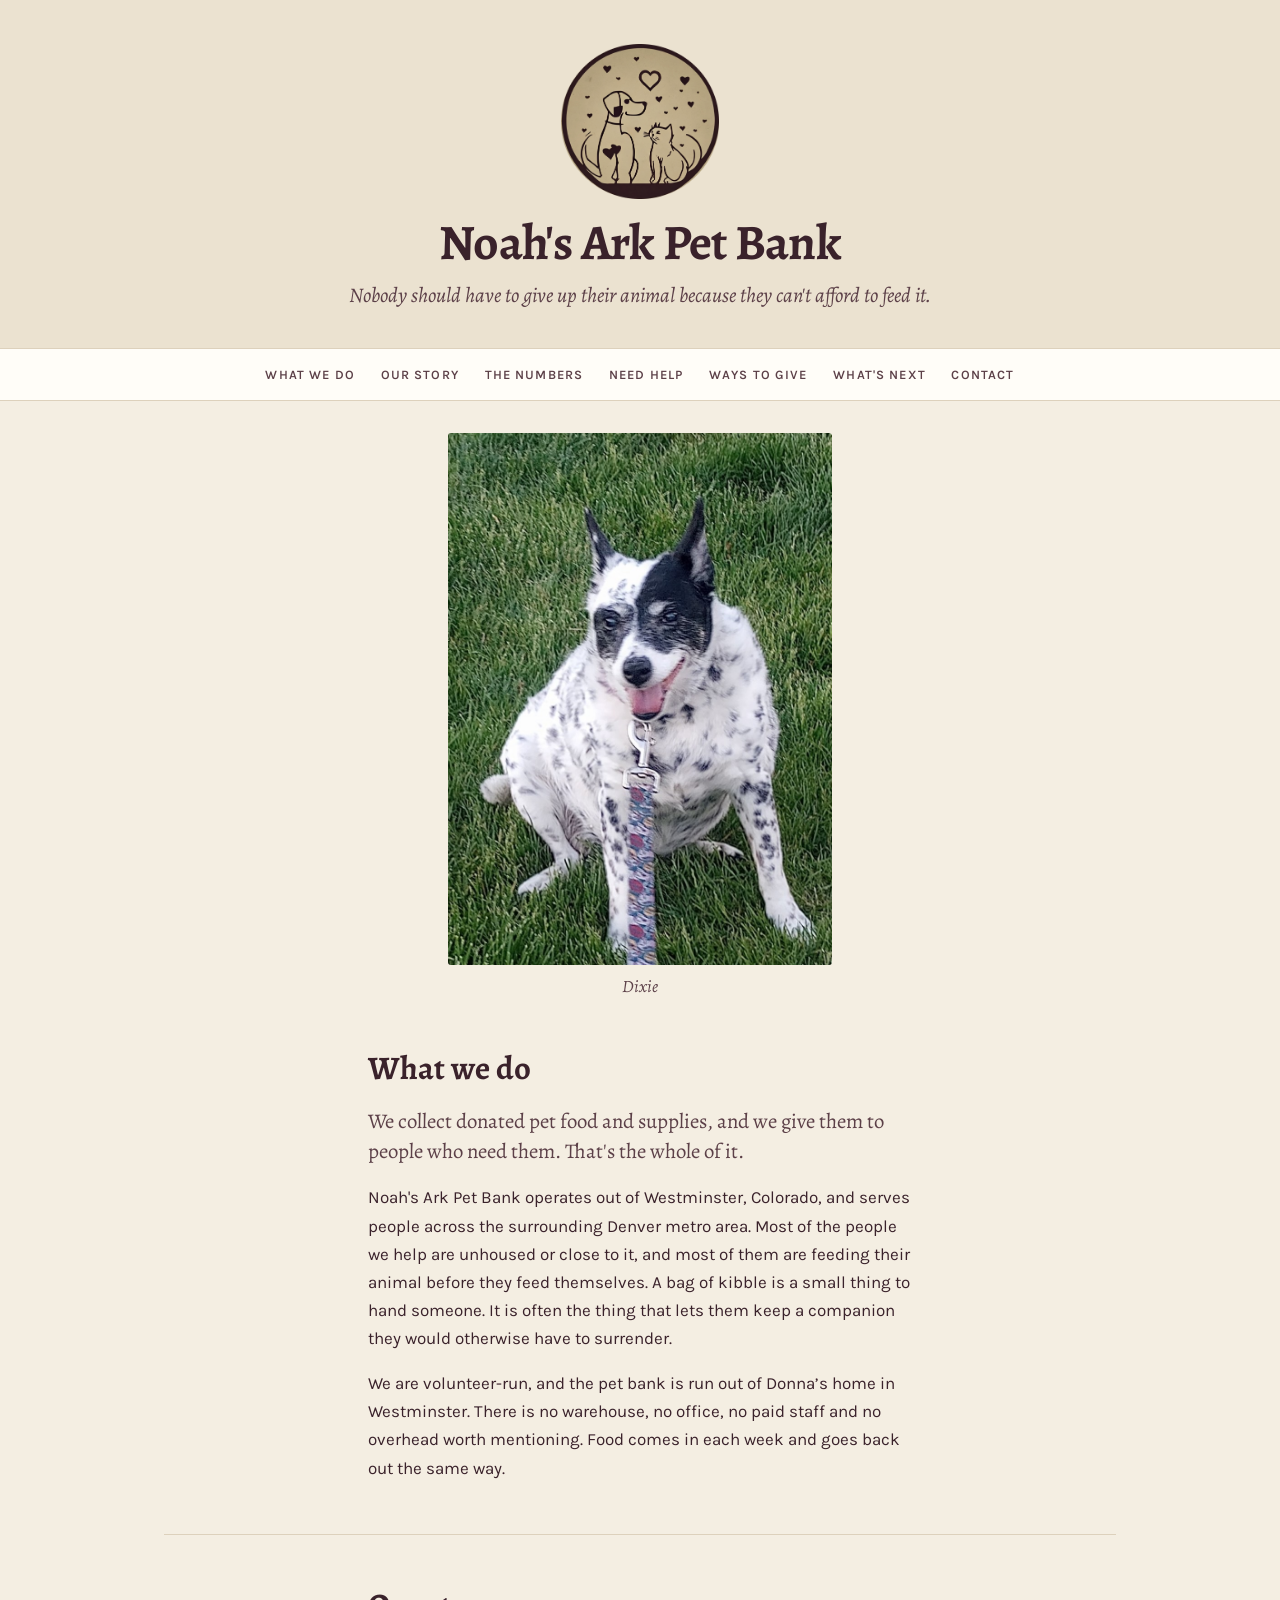
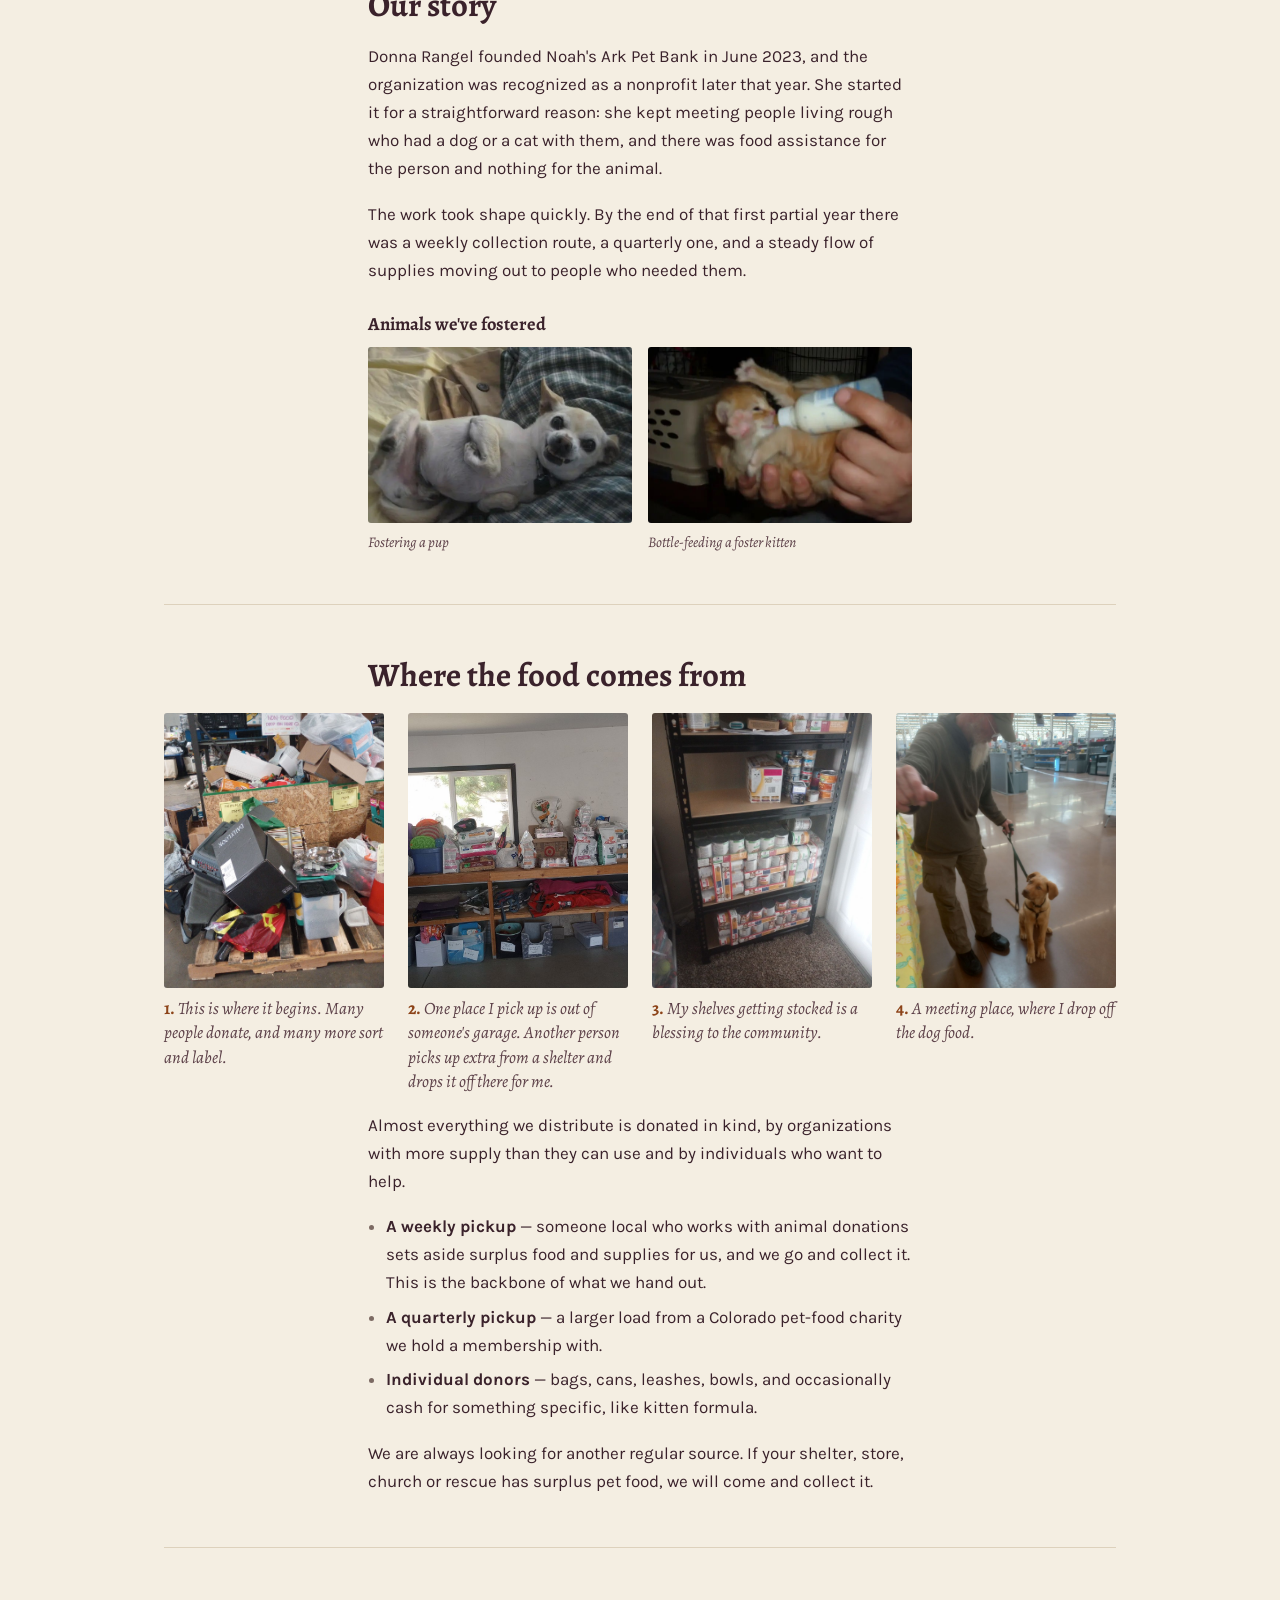
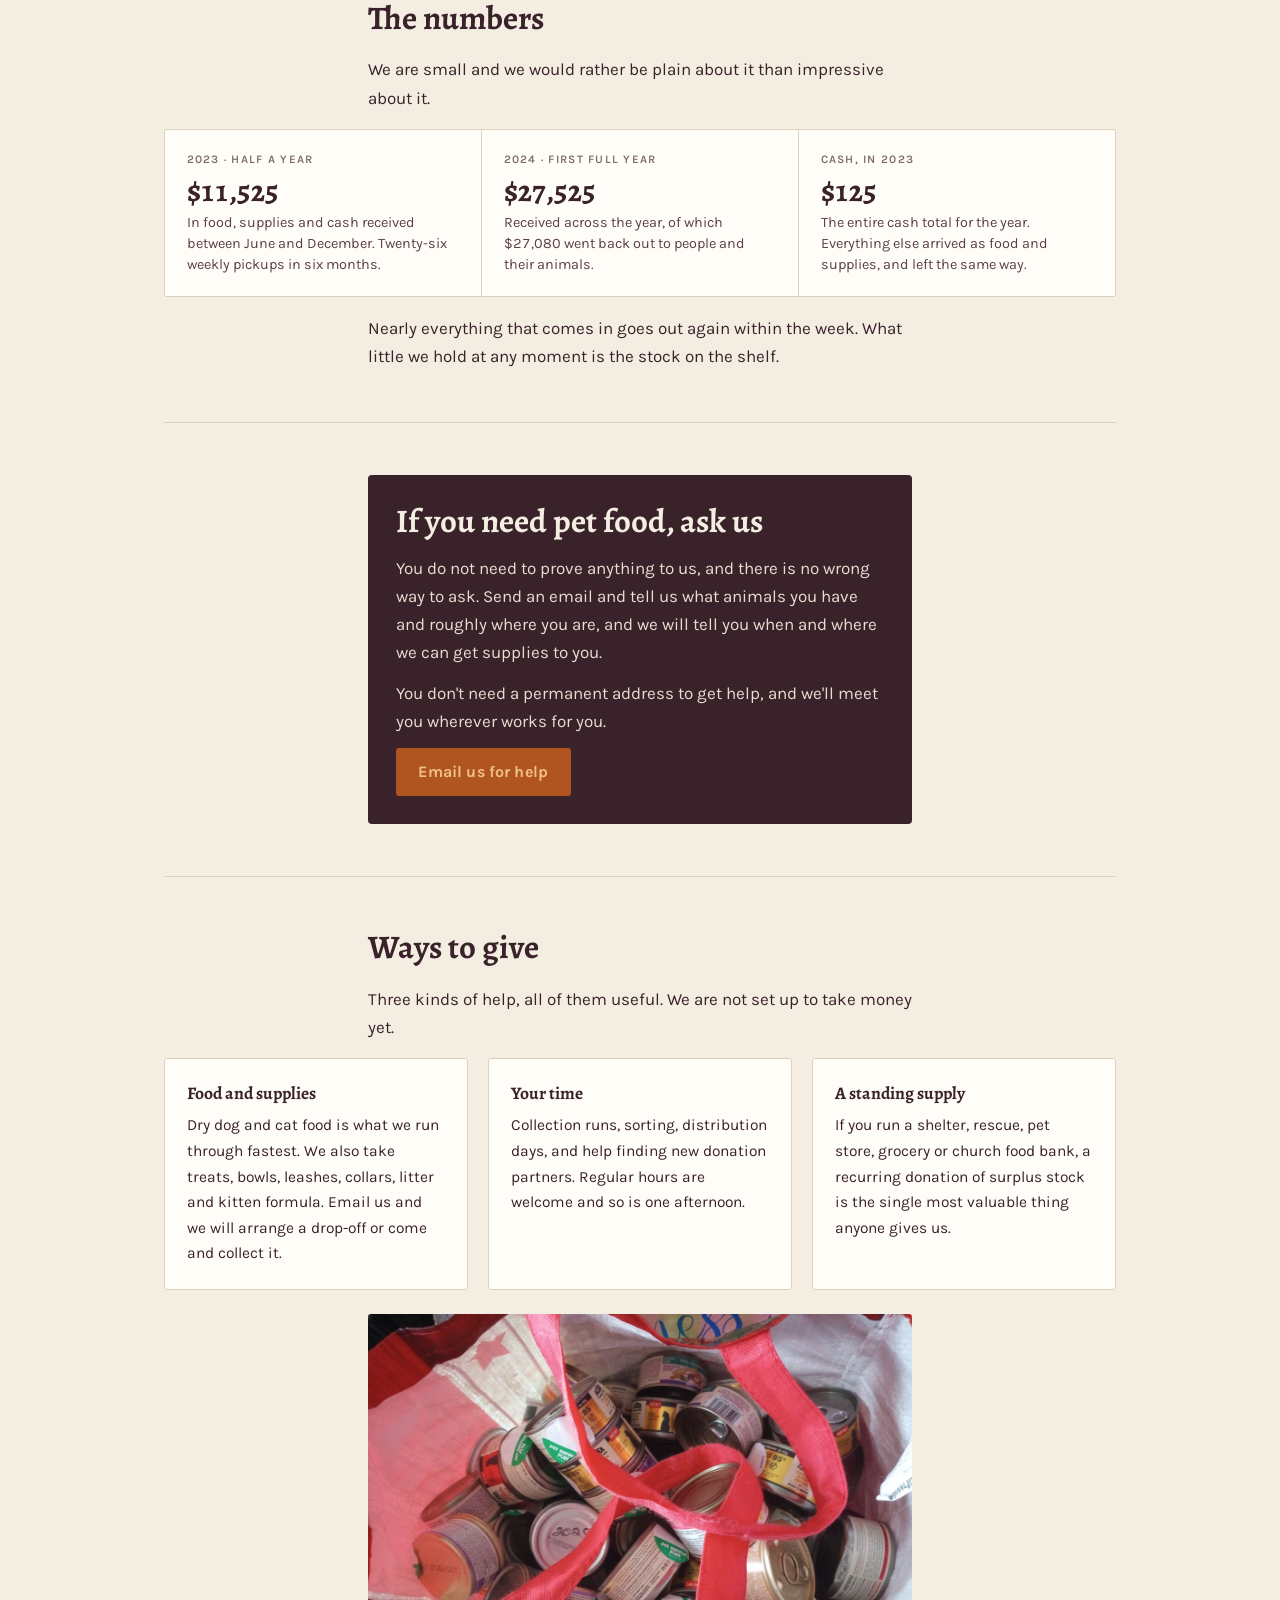
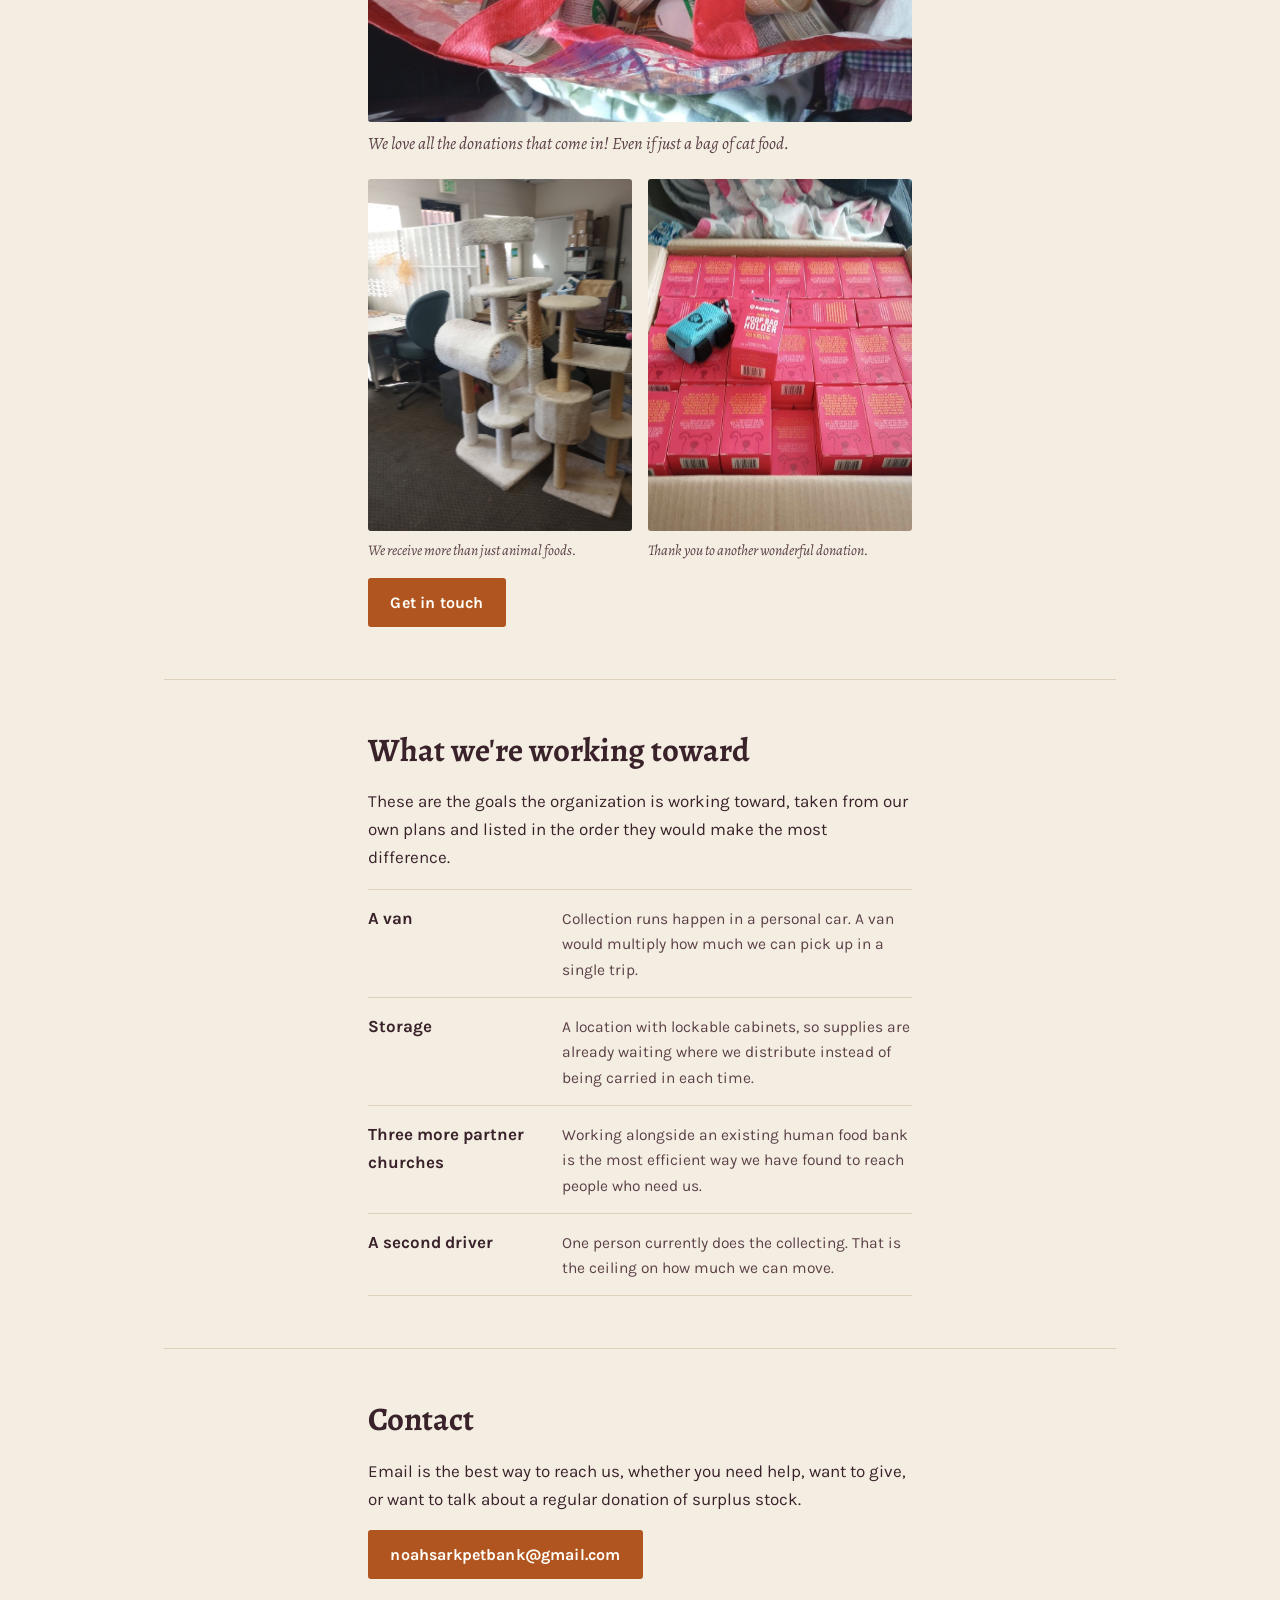
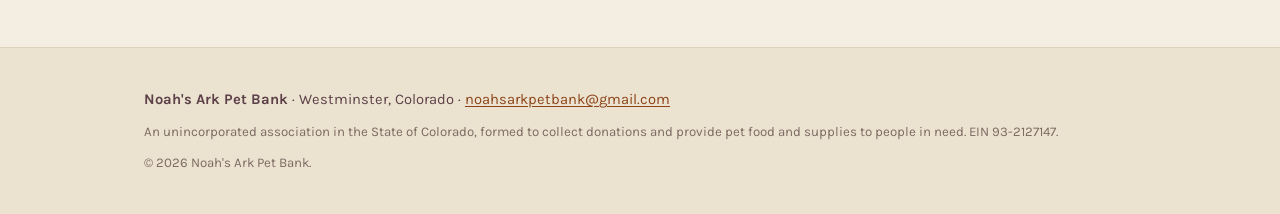
<file: index.html>
<!DOCTYPE html>
<html lang="en">
<head>
  <meta charset="UTF-8">
  <meta name="viewport" content="width=device-width, initial-scale=1.0">
  <title>Noah's Ark Pet Bank — pet food and supplies for people who need them</title>
  <meta name="description" content="Noah's Ark Pet Bank collects donated pet food and supplies and gives them to people in the Denver metro area who are struggling to feed their animals. Based in Westminster, Colorado.">
  <link rel="icon" href="noah-logo.png">
  <link rel="preconnect" href="https://fonts.googleapis.com">
  <link rel="preconnect" href="https://fonts.gstatic.com" crossorigin>
  <link rel="stylesheet" href="https://fonts.googleapis.com/css2?family=Alegreya:ital,wght@0,700;1,400;1,500&family=Karla:wght@400;600;700&display=swap">
  <link rel="stylesheet" href="styles.css">
</head>
<body>

<header class="masthead">
  <img src="noah-logo.png" alt="Noah's Ark Pet Bank: a dog and a cat sitting together inside a circle, surrounded by hearts.">
  <h1>Noah's Ark Pet Bank</h1>
  <p class="tagline">Nobody should have to give up their animal because they can't afford to feed it.</p>
</header>

<nav class="sitenav" aria-label="Sections of this page">
  <ul>
    <li><a href="#about">What we do</a></li>
    <li><a href="#story">Our story</a></li>
    <li><a href="#numbers">The numbers</a></li>
    <li><a href="#help">Need help</a></li>
    <li><a href="#give">Ways to give</a></li>
    <li><a href="#next">What's next</a></li>
    <li><a href="#contact">Contact</a></li>
  </ul>
</nav>

<figure class="hero">
  <img src="photos/dixie.jpg" width="846" height="1172" alt="Dixie, a white dog with black spots and a black patch over one eye, sitting on the grass on her lead.">
  <figcaption>Dixie</figcaption>
</figure>

<main>

  <section id="about">
    <h2>What we do</h2>
    <p class="lede">We collect donated pet food and supplies, and we give them to people who need
      them. That's the whole of it.</p>
    <p>Noah's Ark Pet Bank operates out of Westminster, Colorado, and serves people across the
      surrounding Denver metro area. Most of the people we help are unhoused or close to it, and
      most of them are feeding their animal before they feed themselves. A bag of kibble is a small
      thing to hand someone. It is often the thing that lets them keep a companion they would
      otherwise have to surrender.</p>
    <p>We are volunteer-run, and the pet bank is run out of Donna’s home in Westminster. There is no warehouse, no office, no paid staff and no overhead worth mentioning. Food comes in each week and goes back out the same way.</p>
  </section>

  <section id="story">
    <h2>Our story</h2>
    <p>Donna Rangel founded Noah's Ark Pet Bank in June 2023, and the organization was recognized as
      a nonprofit later that year. She started it for a straightforward reason: she kept meeting
      people living rough who had a dog or a cat with them, and there was food assistance for the
      person and nothing for the animal.</p>
    <p>The work took shape quickly. By the end of that first partial year there was a weekly
      collection route, a quarterly one, and a steady flow of supplies moving out to people who
      needed them.</p>
    <h3>Animals we've fostered</h3>
    <div class="trio fostered">
      <figure>
        <img src="photos/foster-pup.jpg" width="715" height="442" loading="lazy" alt="A small white chihuahua lying on its back on a bed, grinning at the camera.">
        <figcaption>Fostering a pup</figcaption>
      </figure>
      <figure>
        <img src="photos/foster-kitten.jpg" width="715" height="536" loading="lazy" alt="A tiny orange kitten held in two hands, drinking from a bottle.">
        <figcaption>Bottle-feeding a foster kitten</figcaption>
      </figure>
    </div>
  </section>

  <section id="sources">
    <h2>Where the food comes from</h2>
    <ol class="steps">
      <li>
        <figure>
          <img src="photos/warehouse.jpg" width="1080" height="1246" loading="lazy" alt="Donation bins in a warehouse, piled high with bags, boxes and pet supplies.">
          <figcaption>This is where it begins. Many people donate, and many more sort and label.</figcaption>
        </figure>
      </li>
      <li>
        <figure>
          <img src="photos/garage.jpg" width="1200" height="900" loading="lazy" alt="A garage workbench stacked with bags and cases of pet food, with labelled bins underneath.">
          <figcaption>One place I pick up is out of someone's garage. Another person picks up extra from a shelter and drops it off there for me.</figcaption>
        </figure>
      </li>
      <li>
        <figure>
          <img src="photos/shelves.jpg" width="1080" height="1440" loading="lazy" alt="A tall metal shelf at home, filled with cans of dog and cat food.">
          <figcaption>My shelves getting stocked is a blessing to the community.</figcaption>
        </figure>
      </li>
      <li>
        <figure>
          <img src="photos/meeting-place.jpg" width="1200" height="1594" loading="lazy" alt="A man in a cap holds a puppy on a lead inside a large shop. The puppy looks up at the camera.">
          <figcaption>A meeting place, where I drop off the dog food.</figcaption>
        </figure>
      </li>
    </ol>
    <p>Almost everything we distribute is donated in kind, by organizations with more supply than
      they can use and by individuals who want to help.</p>
    <ul>
      <li><strong>A weekly pickup</strong> — someone local who works with animal donations sets aside surplus food and supplies for us, and we go and collect it. This is the backbone of what we hand out.</li>
      <li><strong>A quarterly pickup</strong> — a larger load from a Colorado pet-food charity we hold a membership with.</li>
      <li><strong>Individual donors</strong> — bags, cans, leashes, bowls, and occasionally cash for
        something specific, like kitten formula.</li>
    </ul>
    <p>We are always looking for another regular source. If your shelter, store, church or rescue
      has surplus pet food, we will come and collect it.</p>
  </section>

  <section id="numbers">
    <h2>The numbers</h2>
    <p>We are small and we would rather be plain about it than impressive about it.</p>
    <dl class="years">
      <div>
        <dt>2023 &middot; half a year</dt>
        <dd>$11,525<span class="qual">In food, supplies and cash received between June and
          December. Twenty-six weekly pickups in six months.</span></dd>
      </div>
      <div>
        <dt>2024 &middot; first full year</dt>
        <dd>$27,525<span class="qual">Received across the year, of which $27,080 went back out to
          people and their animals.</span></dd>
      </div>
      <div>
        <dt>Cash, in 2023</dt>
        <dd>$125<span class="qual">The entire cash total for the year. Everything else arrived as
          food and supplies, and left the same way.</span></dd>
      </div>
    </dl>
    <p>Nearly everything that comes in goes out again within the week. What little we hold at any
      moment is the stock on the shelf.</p>
  </section>

  <section id="help">
    <div class="callout">
      <h2>If you need pet food, ask us</h2>
      <p>You do not need to prove anything to us, and there is no wrong way to ask. Send an email
        and tell us what animals you have and roughly where you are, and we will tell you when and
        where we can get supplies to you.</p>
      <p>You don't need a permanent address to get help, and we'll meet you wherever works for you.</p>
      <p><a class="btn" href="mailto:noahsarkpetbank@gmail.com?subject=Requesting%20pet%20food">Email us for help</a></p>
    </div>
  </section>

  <section id="give">
    <h2>Ways to give</h2>
    <p>Three kinds of help, all of them useful. We are not set up to take money yet.</p>
    <ul class="ways">
      <li>
        <article>
          <h3>Food and supplies</h3>
          <p>Dry dog and cat food is what we run through fastest. We also take treats, bowls,
            leashes, collars, litter and kitten formula. Email us and we will arrange a drop-off or
            come and collect it.</p>
        </article>
      </li>
      <li>
        <article>
          <h3>Your time</h3>
          <p>Collection runs, sorting, distribution days, and help finding new donation partners.
            Regular hours are welcome and so is one afternoon.</p>
        </article>
      </li>
      <li>
        <article>
          <h3>A standing supply</h3>
          <p>If you run a shelter, rescue, pet store, grocery or church food bank, a recurring
            donation of surplus stock is the single most valuable thing anyone gives us.</p>
        </article>
      </li>
    </ul>
    <figure class="wide">
      <img src="photos/tote-of-cans.jpg" width="1200" height="900" loading="lazy" alt="Looking down into a red shopping bag full of small cans of cat food.">
      <figcaption>We love all the donations that come in! Even if just a bag of cat food.</figcaption>
    </figure>
    <div class="trio">
      <figure>
        <img src="photos/cat-trees.jpg" width="1200" height="1594" loading="lazy" alt="Two carpeted cat trees.">
        <figcaption>We receive more than just animal foods.</figcaption>
      </figure>
      <figure>
        <img src="photos/bag-holders.jpg" width="720" height="1279" loading="lazy" alt="A carton full of boxed dog-walking bag holders.">
        <figcaption>Thank you to another wonderful donation.</figcaption>
      </figure>
    </div>
    <p><a class="btn" href="mailto:noahsarkpetbank@gmail.com?subject=I%20would%20like%20to%20help">Get in touch</a></p>
  </section>

  <section id="next">
    <h2>What we're working toward</h2>
    <p>These are the goals the organization is working toward, taken from our own plans and listed
      in the order they would make the most difference.</p>
    <ul class="needs">
      <li>
        <span class="what">A van</span>
        <span class="why">Collection runs happen in a personal car. A van would multiply how much we
          can pick up in a single trip.</span>
      </li>
      <li>
        <span class="what">Storage</span>
        <span class="why">A location with lockable cabinets, so supplies are already waiting where
          we distribute instead of being carried in each time.</span>
      </li>
      <li>
        <span class="what">Three more partner churches</span>
        <span class="why">Working alongside an existing human food bank is the most efficient way we
          have found to reach people who need us.</span>
      </li>
      <li>
        <span class="what">A second driver</span>
        <span class="why">One person currently does the collecting. That is the ceiling on how much
          we can move.</span>
      </li>
    </ul>
  </section>

  <section id="contact">
    <h2>Contact</h2>
    <p>Email is the best way to reach us, whether you need help, want to give, or want to talk about
      a regular donation of surplus stock.</p>
    <p><a class="btn" href="mailto:noahsarkpetbank@gmail.com">noahsarkpetbank@gmail.com</a></p>
  </section>

</main>

<footer class="sitefooter">
  <div class="inner">
    <p><strong>Noah's Ark Pet Bank</strong> &middot; Westminster, Colorado &middot;
      <a href="mailto:noahsarkpetbank@gmail.com">noahsarkpetbank@gmail.com</a></p>
    <p class="fine">An unincorporated association in the State of Colorado, formed to collect
      donations and provide pet food and supplies to people in need. EIN 93-2127147.</p>
    <p class="fine">&copy; <span id="year">2026</span> Noah's Ark Pet Bank.</p>
  </div>
</footer>

<script>
  document.getElementById('year').textContent = new Date().getFullYear();
</script>

</body>
</html>
</file>
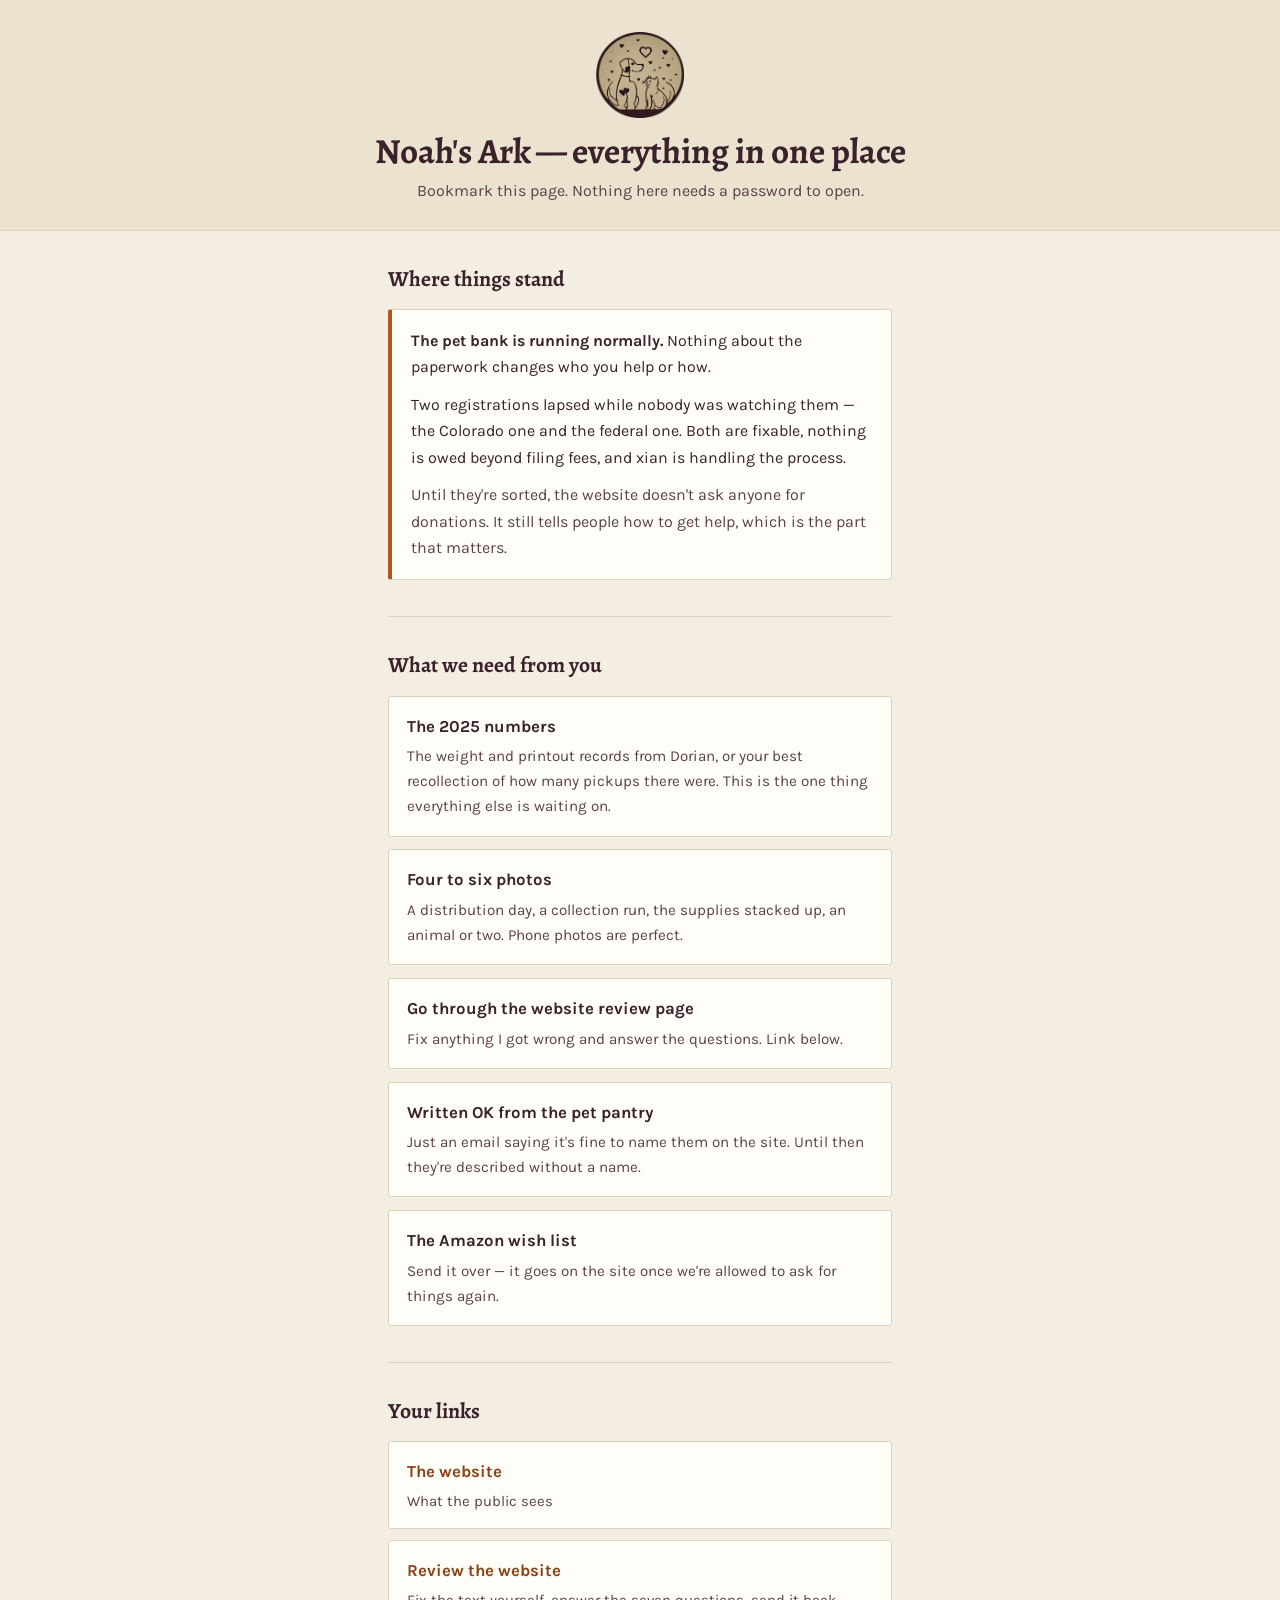
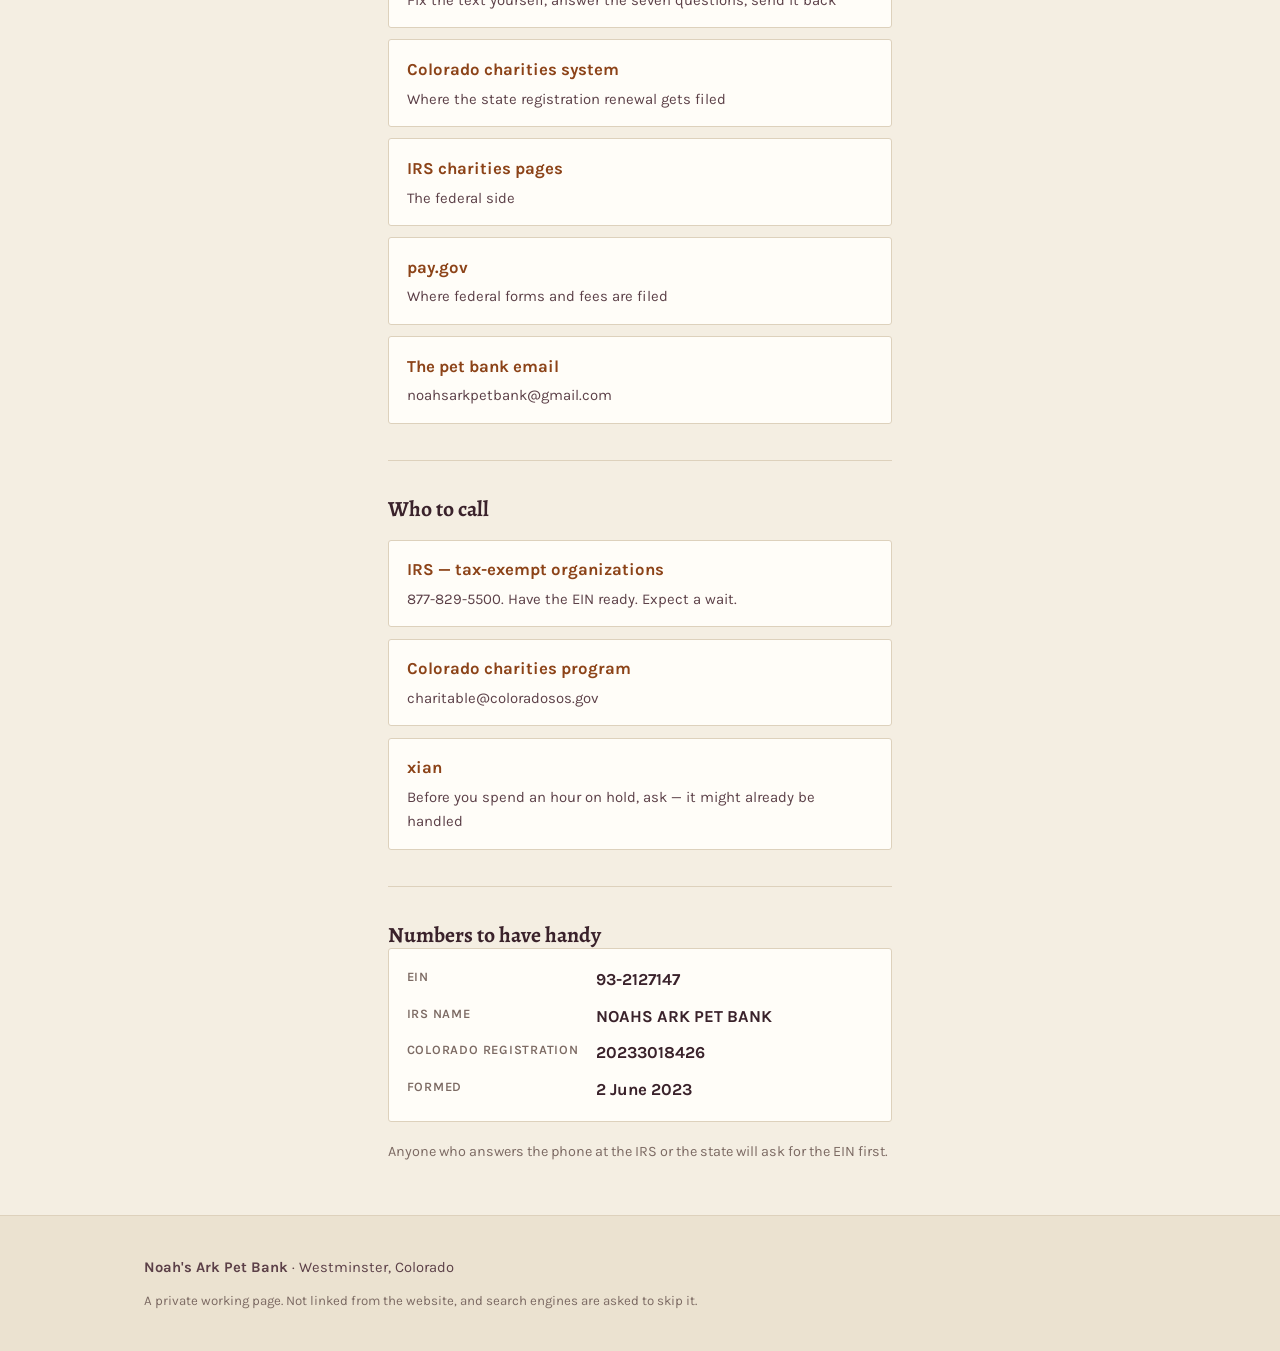
<file: hub/index.html>
<!DOCTYPE html>
<html lang="en">
<head>
  <meta charset="UTF-8">
  <meta name="viewport" content="width=device-width, initial-scale=1.0">
  <meta name="robots" content="noindex, nofollow">
  <title>Noah's Ark — everything in one place</title>
  <link rel="icon" href="../noah-logo.png">
  <link rel="preconnect" href="https://fonts.googleapis.com">
  <link rel="preconnect" href="https://fonts.gstatic.com" crossorigin>
  <link rel="stylesheet" href="https://fonts.googleapis.com/css2?family=Alegreya:ital,wght@0,700;1,400&family=Karla:wght@400;600;700&display=swap">
  <link rel="stylesheet" href="../styles.css">
  <style>
    .hubhead { background:var(--paper-deep); border-bottom:1px solid var(--rule);
               padding:2rem 1.25rem 1.6rem; text-align:center; }
    .hubhead img { width:88px; margin:0 auto .8rem; mix-blend-mode:multiply; }
    .hubhead h1 { font-size:clamp(1.6rem,5.5vw,2.2rem); line-height:1.15; }
    .hubhead p { color:var(--ink-soft); margin-top:.4rem; font-size:1rem; }

    main { max-width:34rem; }
    section { padding:2.25rem 0; }
    h2 { font-size:1.35rem; }

    .standing { background:var(--surface); border:1px solid var(--rule); border-left:4px solid var(--marigold);
                border-radius:3px; padding:1.1rem 1.2rem; display:flex; flex-direction:column; gap:.7rem; }
    .standing p { max-width:none; font-size:1rem; }
    .standing .ok { color:var(--ink-soft); }

    ul.todo { list-style:none; padding:0; display:flex; flex-direction:column; gap:.8rem; }
    ul.todo li { margin:0; background:var(--surface); border:1px solid var(--rule); border-radius:3px;
                 padding:1rem 1.1rem; }
    ul.todo b { display:block; font-size:1.05rem; }
    ul.todo span { display:block; color:var(--ink-soft); font-size:.95rem; margin-top:.25rem; }

    ul.links { list-style:none; padding:0; display:flex; flex-direction:column; gap:.7rem; }
    ul.links li { margin:0; }
    ul.links a { display:block; background:var(--surface); border:1px solid var(--rule); border-radius:3px;
                 padding:.95rem 1.1rem; text-decoration:none; color:var(--ink); }
    ul.links a:hover { border-color:var(--marigold); color:var(--ink); }
    ul.links strong { display:block; color:var(--marigold-d); font-size:1.05rem; }
    ul.links span { display:block; color:var(--ink-soft); font-size:.93rem; margin-top:.2rem; }

    dl.facts { display:grid; grid-template-columns:auto 1fr; gap:.55rem 1.1rem; margin:0;
               background:var(--surface); border:1px solid var(--rule); border-radius:3px; padding:1.1rem; }
    dl.facts dt { font-size:.8rem; letter-spacing:.06em; text-transform:uppercase; color:var(--muted);
                  font-weight:600; align-self:baseline; }
    dl.facts dd { margin:0; font-weight:700; font-size:1.05rem; }
    .hint { font-size:.9rem; color:var(--muted); }
  </style>
</head>
<body>

<header class="hubhead">
  <img src="../noah-logo.png" alt="">
  <h1>Noah's Ark — everything in one place</h1>
  <p>Bookmark this page. Nothing here needs a password to open.</p>
</header>

<main>

  <section>
    <h2>Where things stand</h2>
    <div class="standing">
      <p><strong>The pet bank is running normally.</strong> Nothing about the paperwork changes who
        you help or how.</p>
      <p>Two registrations lapsed while nobody was watching them — the Colorado one and the federal
        one. Both are fixable, nothing is owed beyond filing fees, and xian is handling the process.</p>
      <p class="ok">Until they're sorted, the website doesn't ask anyone for donations. It still tells
        people how to get help, which is the part that matters.</p>
    </div>
  </section>

  <section>
    <h2>What we need from you</h2>
    <ul class="todo">
      <li><b>The 2025 numbers</b><span>The weight and printout records from Dorian, or your best
        recollection of how many pickups there were. This is the one thing everything else is waiting
        on.</span></li>
      <li><b>Four to six photos</b><span>A distribution day, a collection run, the supplies stacked
        up, an animal or two. Phone photos are perfect.</span></li>
      <li><b>Go through the website review page</b><span>Fix anything I got wrong and answer the
        questions. Link below.</span></li>
      <li><b>Written OK from the pet pantry</b><span>Just an email saying it's fine to name them on
        the site. Until then they're described without a name.</span></li>
      <li><b>The Amazon wish list</b><span>Send it over — it goes on the site once we're allowed to
        ask for things again.</span></li>
    </ul>
  </section>

  <section>
    <h2>Your links</h2>
    <ul class="links">
      <li><a href="https://noahsarkpetbank.org/"><strong>The website</strong><span>What the public sees</span></a></li>
      <li><a href="https://noahsarkpetbank.org/review/"><strong>Review the website</strong><span>Fix the text yourself, answer the seven questions, send it back</span></a></li>
      <li><a href="https://www.coloradosos.gov/ccsa/"><strong>Colorado charities system</strong><span>Where the state registration renewal gets filed</span></a></li>
      <li><a href="https://www.irs.gov/charities-non-profits"><strong>IRS charities pages</strong><span>The federal side</span></a></li>
      <li><a href="https://www.pay.gov/"><strong>pay.gov</strong><span>Where federal forms and fees are filed</span></a></li>
      <li><a href="mailto:noahsarkpetbank@gmail.com"><strong>The pet bank email</strong><span>noahsarkpetbank@gmail.com</span></a></li>
    </ul>
  </section>

  <section>
    <h2>Who to call</h2>
    <ul class="links">
      <li><a href="tel:+18778295500"><strong>IRS — tax-exempt organizations</strong><span>877-829-5500. Have the EIN ready. Expect a wait.</span></a></li>
      <li><a href="mailto:charitable@coloradosos.gov"><strong>Colorado charities program</strong><span>charitable@coloradosos.gov</span></a></li>
      <li><a href="mailto:xian@pobox.com"><strong>xian</strong><span>Before you spend an hour on hold, ask — it might already be handled</span></a></li>
    </ul>
  </section>

  <section>
    <h2>Numbers to have handy</h2>
    <dl class="facts">
      <dt>EIN</dt><dd>93-2127147</dd>
      <dt>IRS name</dt><dd>NOAHS ARK PET BANK</dd>
      <dt>Colorado registration</dt><dd>20233018426</dd>
      <dt>Formed</dt><dd>2 June 2023</dd>
    </dl>
    <p class="hint">Anyone who answers the phone at the IRS or the state will ask for the EIN first.</p>
  </section>

</main>

<footer class="sitefooter">
  <div class="inner">
    <p><strong>Noah's Ark Pet Bank</strong> &middot; Westminster, Colorado</p>
    <p class="fine">A private working page. Not linked from the website, and search engines are asked
      to skip it.</p>
  </div>
</footer>

</body>
</html>
</file>
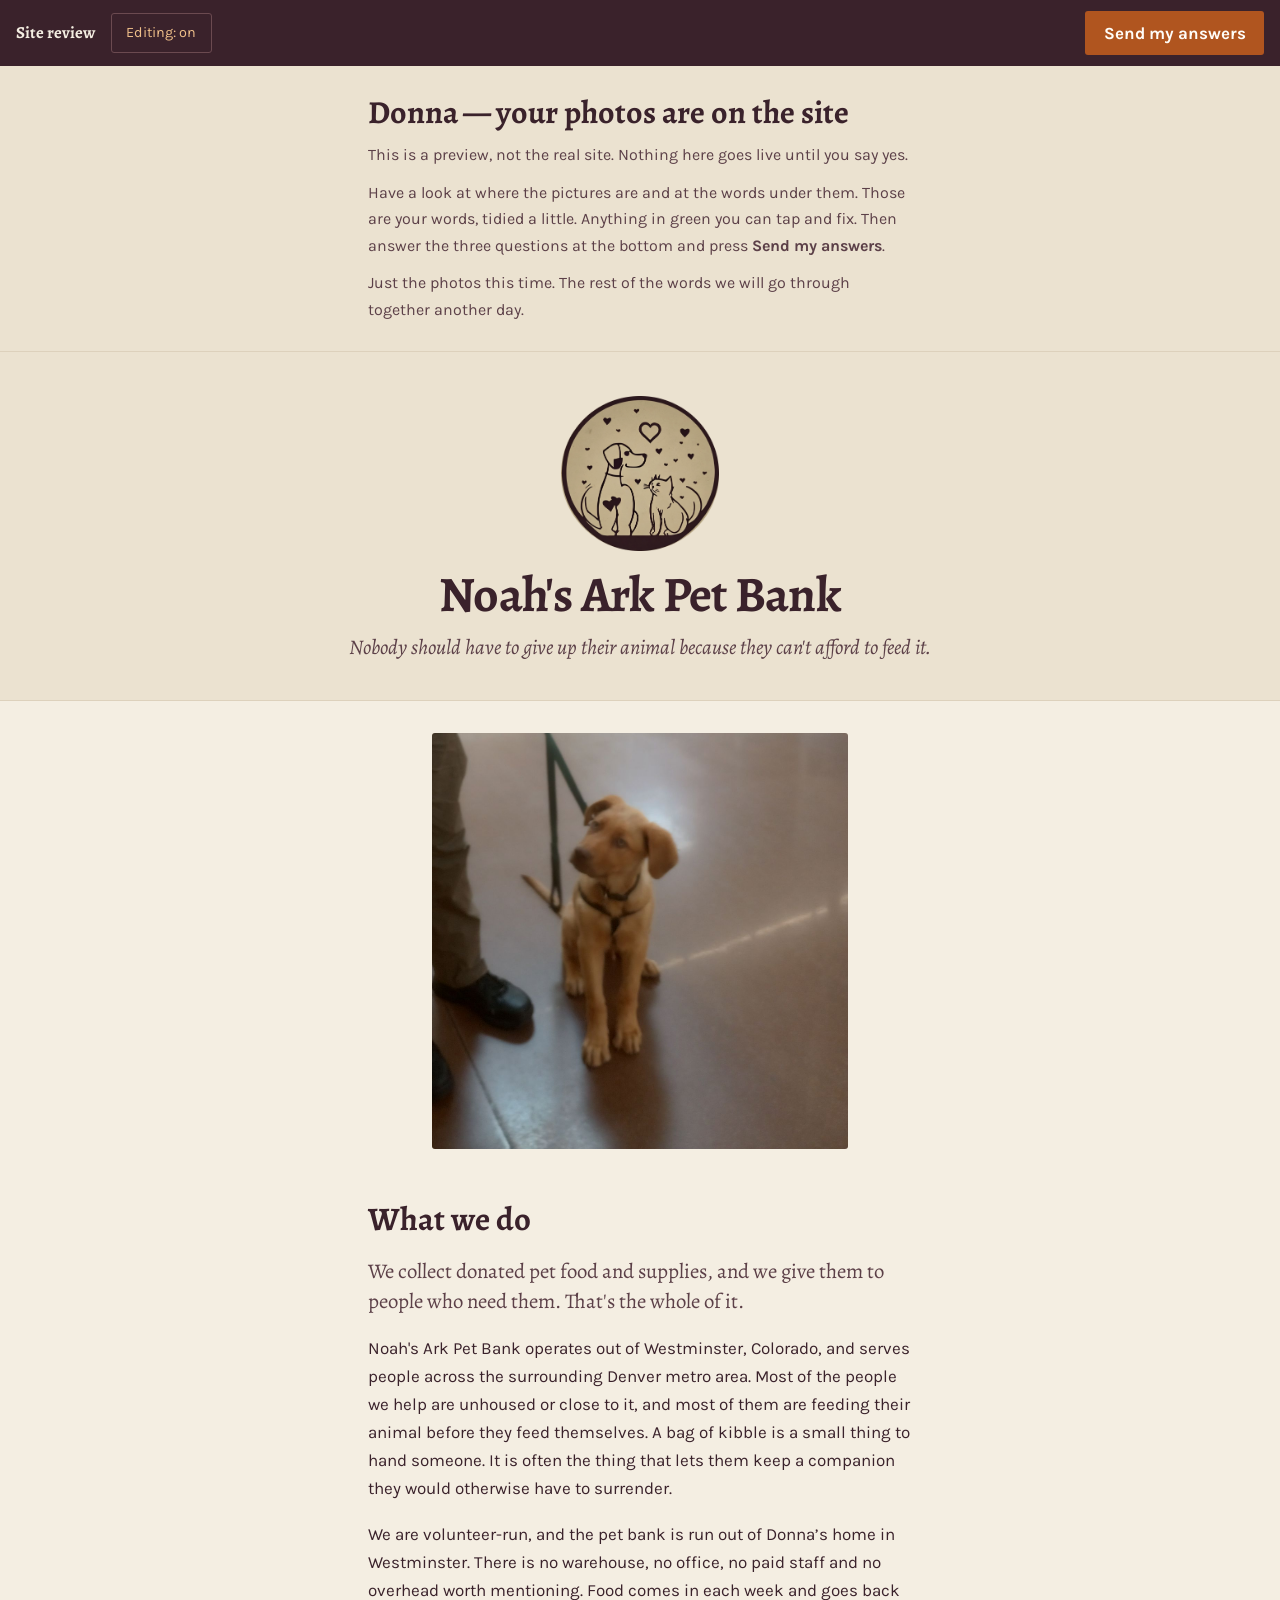
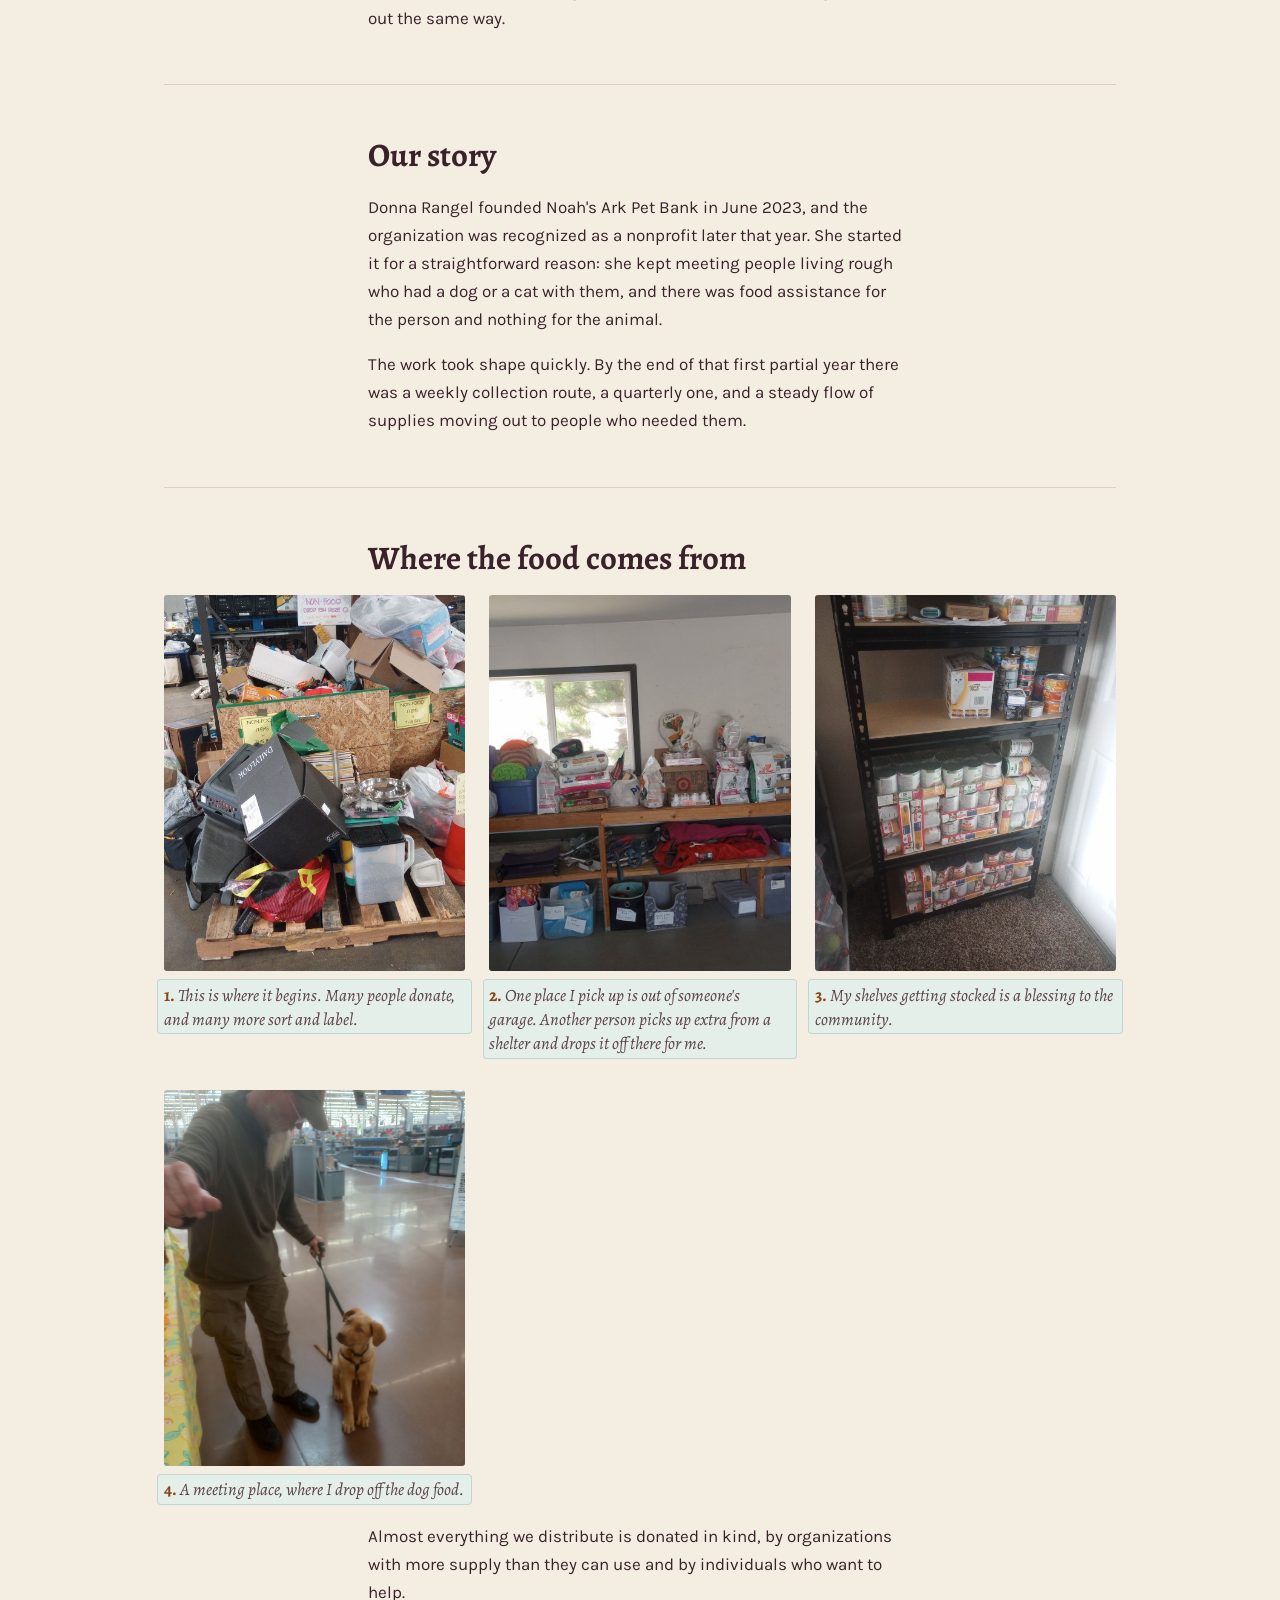
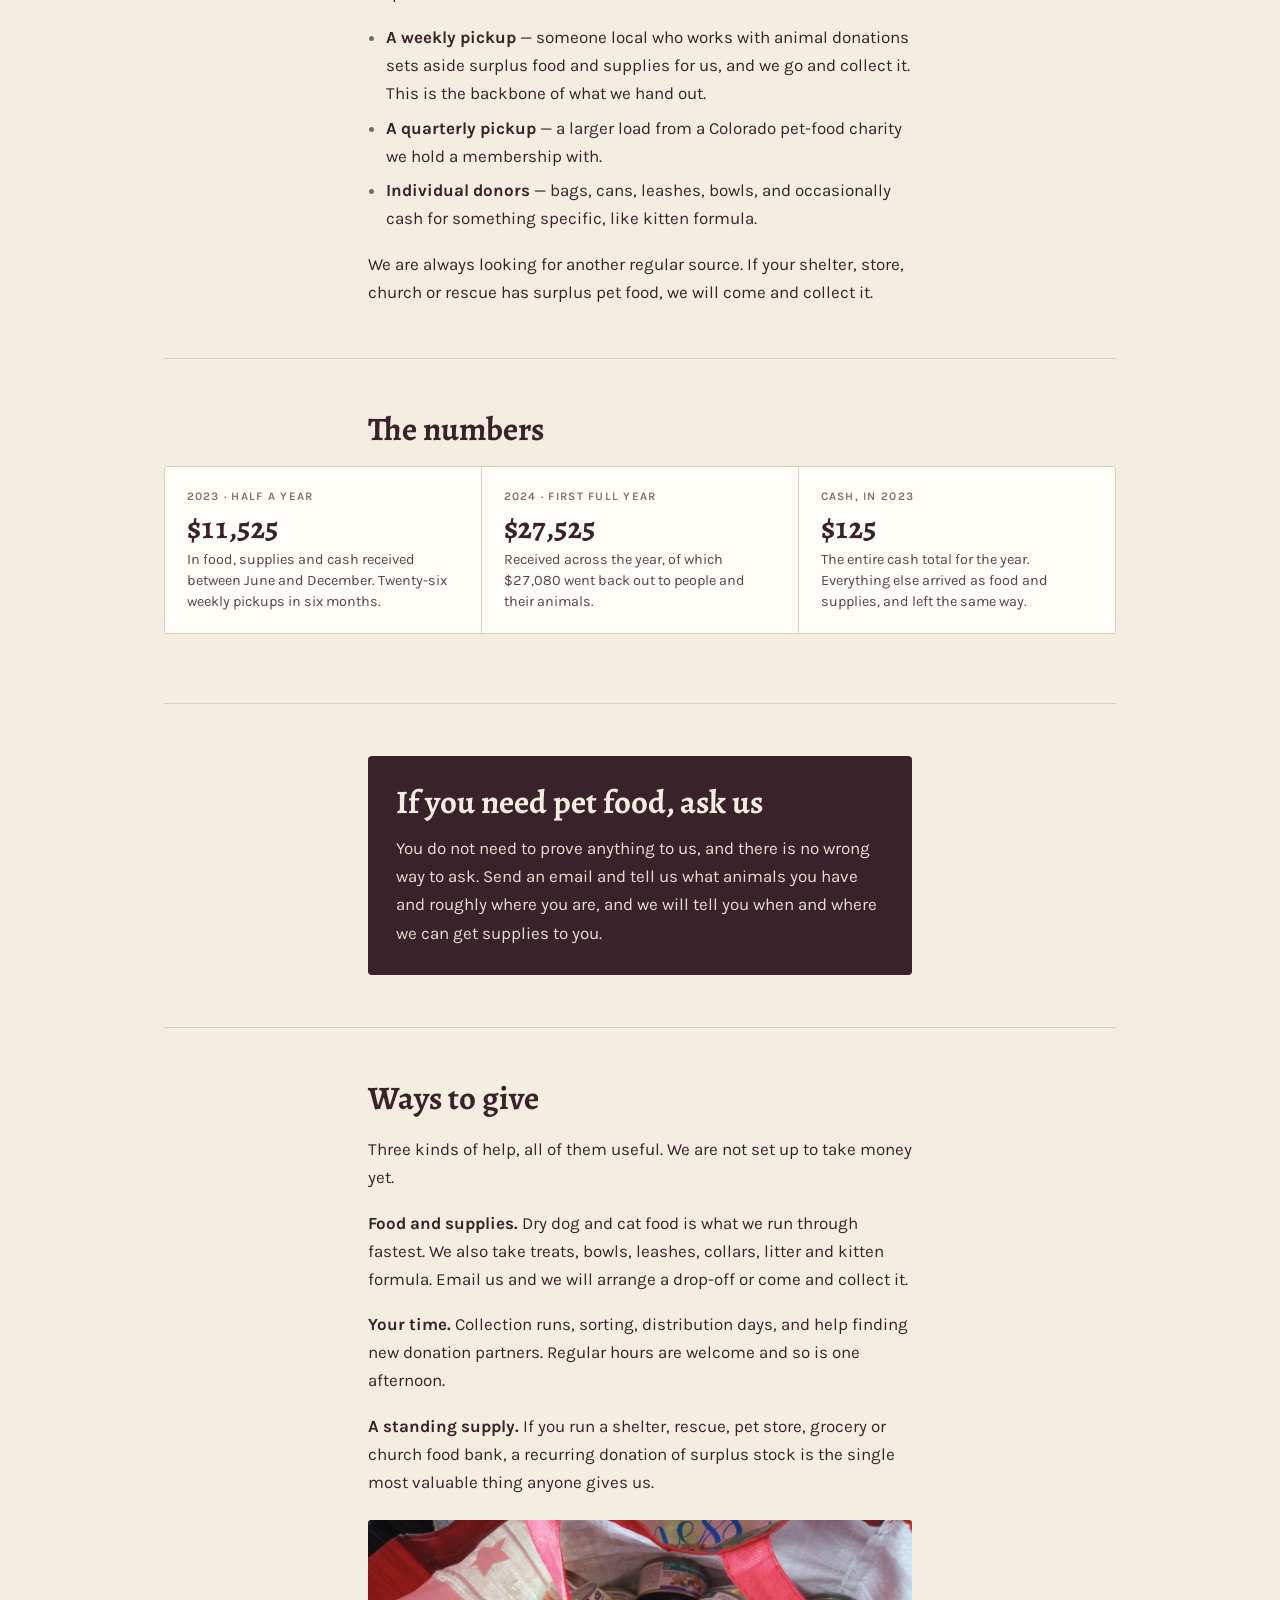
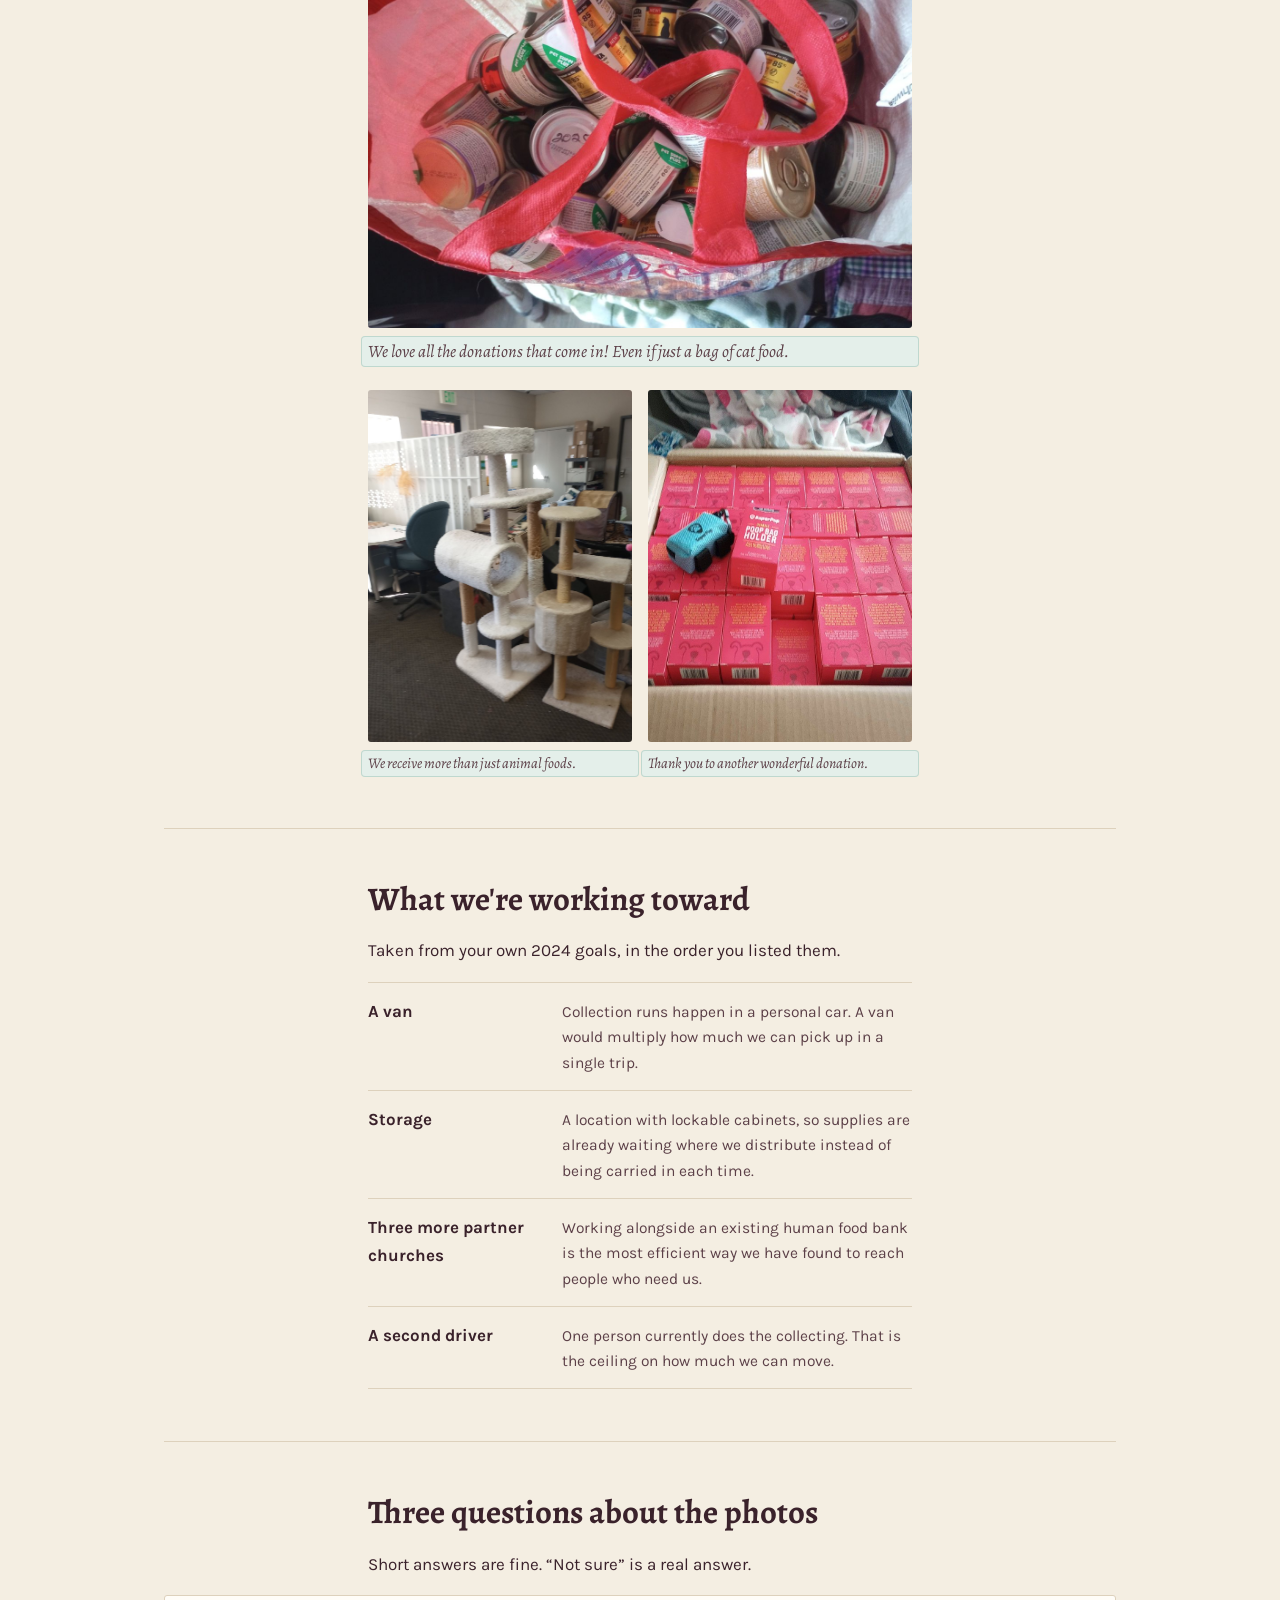
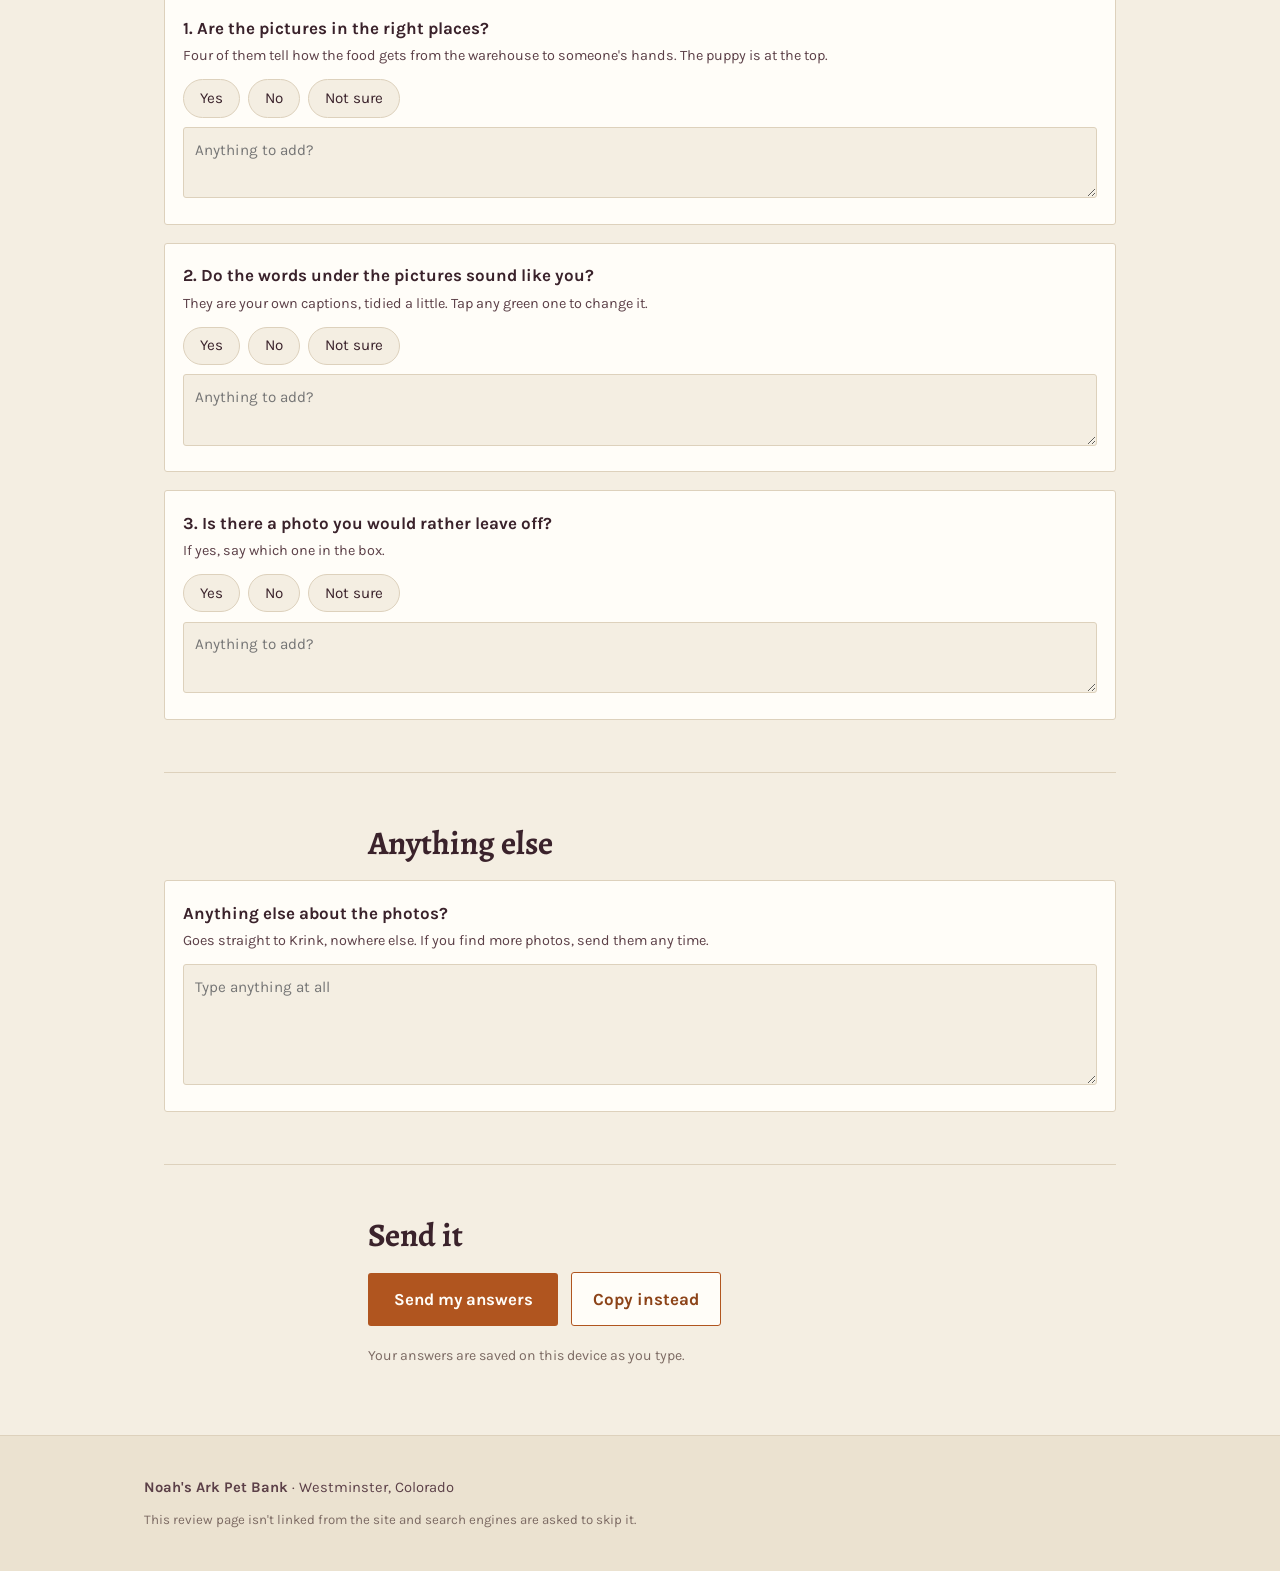
<file: review/index.html>
<!DOCTYPE html>
<html lang="en">
<head>
  <meta charset="UTF-8">
  <meta name="viewport" content="width=device-width, initial-scale=1.0">
  <meta name="robots" content="noindex, nofollow">
  <title>Review the site — Noah's Ark Pet Bank</title>
  <link rel="icon" href="../noah-logo.png">
  <link rel="preconnect" href="https://fonts.googleapis.com">
  <link rel="preconnect" href="https://fonts.gstatic.com" crossorigin>
  <link rel="stylesheet" href="https://fonts.googleapis.com/css2?family=Alegreya:ital,wght@0,700;1,400;1,500&family=Karla:wght@400;600;700&display=swap">
  <link rel="stylesheet" href="../styles.css">
  <style>
    :root { --edit:#2C6B5B; --edit-soft:#E4EFEA; }

    .bar { position:sticky; top:0; z-index:60; background:var(--ink); color:var(--paper);
           padding:.7rem 1rem; display:flex; flex-wrap:wrap; align-items:center; gap:.6rem 1rem; }
    .bar strong { font-family:var(--display); font-size:1.05rem; }
    .bar .spacer { flex:1 1 auto; }
    .bar .status { font-size:.85rem; color:#D9C7B4; min-height:1.2em; }
    .bar button { font:inherit; cursor:pointer; border-radius:3px; }
    .bar .send { background:var(--marigold); color:#FFFDF8; border:none; font-weight:700; padding:.5rem 1.15rem; }
    .bar .send:hover { background:#C9631F; }
    .bar .ghost { background:transparent; color:#F0C08A; border:1px solid #6B4A50; padding:.45rem .9rem; font-size:.9rem; }
    .bar .ghost:hover { color:#FFFDF8; border-color:#9A7078; }

    .brief { background:var(--paper-deep); border-bottom:1px solid var(--rule); padding:1.75rem 1.25rem; }
    .brief .inner { max-width:34rem; margin:0 auto; display:flex; flex-direction:column; gap:.7rem; }
    .brief h1 { font-size:clamp(1.5rem,4.5vw,2rem); line-height:1.15; }
    .brief p { font-size:1rem; color:var(--ink-soft); }

    [data-edit] { border-radius:3px; }
    body.editing [data-edit] { background:var(--edit-soft); box-shadow:0 0 0 1px #BFD8CF;
      padding:.15rem .35rem; margin-left:-.35rem; margin-right:-.35rem; cursor:text; }
    body.editing .callout [data-edit] { background:#40282F; box-shadow:0 0 0 1px #6B4A50; }
    body.editing [data-edit]:hover { box-shadow:0 0 0 1px var(--edit); }
    [data-edit]:focus { outline:2px solid var(--edit); outline-offset:1px; }
    .edithint { display:none; font-size:.8rem; color:var(--edit); font-weight:700;
      letter-spacing:.07em; text-transform:uppercase; max-width:none; }
    body.editing .edithint { display:block; }

    .qs { list-style:none; padding:0; display:flex; flex-direction:column; gap:1.1rem; max-width:none; }
    .qs li { margin:0; background:var(--surface); border:1px solid var(--rule); border-radius:3px; padding:1.1rem; }
    .qs .qtext { font-weight:700; display:block; }
    .qs .qwhy { display:block; font-size:.9rem; color:var(--ink-soft); margin:.15rem 0 .7rem; }
    .choices { display:flex; flex-wrap:wrap; gap:.5rem; margin-bottom:.6rem; }
    .choices label { border:1px solid var(--rule); border-radius:99px; padding:.35rem 1rem;
      font-size:.95rem; cursor:pointer; background:var(--paper); user-select:none; }
    .choices input { position:absolute; opacity:0; width:1px; height:1px; margin:0; }
    .choices label:has(input:checked) { background:var(--ink); color:var(--paper); border-color:var(--ink); }
    .choices label:has(input:focus-visible) { outline:3px solid var(--edit); outline-offset:2px; }
    textarea { width:100%; font:inherit; font-size:.95rem; padding:.6rem .7rem; border:1px solid var(--rule);
      border-radius:3px; background:var(--paper); color:var(--ink); resize:vertical; }
    .tip { background:var(--edit-soft); border-left:3px solid var(--edit); border-radius:0 3px 3px 0;
      padding:.9rem 1.1rem; font-size:.95rem; color:var(--ink-soft); max-width:none; }
    .bigsend { display:flex; flex-wrap:wrap; gap:.8rem; align-items:center; }
    .bigsend button { font:inherit; font-weight:700; cursor:pointer; border-radius:3px; }
    .bigsend .send { background:var(--marigold); color:#FFFDF8; border:none; padding:.8rem 1.6rem; font-size:1.05rem; }
    .bigsend .send:hover { background:var(--marigold-d); }
    .bigsend .alt { background:var(--surface); border:1px solid var(--marigold); color:var(--marigold-d); padding:.75rem 1.3rem; }
    .bigsend .alt:hover { background:var(--marigold); color:#FFFDF8; }
    .saved { font-size:.88rem; color:var(--muted); }
    @media (max-width:40rem){ .bar .ghost { display:none; } }

    /* ---- photos (move to styles.css when this goes live) ---- */
    figure { margin:0; }
    section > figure, section > .trio { margin-top:1.5rem; }
    figure img { width:100%; border-radius:3px; background:var(--paper-deep); }
    figcaption { font-family:var(--display); font-style:italic; font-size:1.08rem; line-height:1.4;
      color:var(--ink-soft); margin-top:.55rem; }
    .hero { max-width:26rem; margin:0 auto; padding:2rem 1.25rem 0; }
    .hero img { aspect-ratio:1/1; object-fit:cover; object-position:50% 35%; }
    .steps { list-style:none; counter-reset:step; padding:0; max-width:none;
      display:grid; grid-template-columns:repeat(auto-fit,minmax(15rem,1fr)); gap:2rem 1.5rem; }
    section .steps li + li { margin-top:0; }
    .steps li { counter-increment:step; }
    .steps img { aspect-ratio:4/5; object-fit:cover; }
    .steps figcaption::before { content:counter(step) ". "; font-style:normal; font-weight:700; color:var(--marigold-d); }
    .wide { max-width:var(--measure); }
    .trio { display:grid; grid-template-columns:repeat(2,minmax(0,1fr)); gap:1rem; max-width:var(--measure); }
    .trio img { aspect-ratio:3/4; object-fit:cover; }
    .trio figcaption { font-size:.92rem; }
    @media (max-width:30rem){ .trio { grid-template-columns:1fr 1fr; } }
  </style>
</head>
<body class="editing">

<div class="bar">
  <strong>Site review</strong>
  <button class="ghost" id="toggle" type="button">Editing: on</button>
  <span class="spacer"></span>
  <span class="status" id="status" role="status"></span>
  <button class="send" id="sendTop" type="button">Send my answers</button>
</div>

<div class="brief">
  <div class="inner">
    <h1>Donna &mdash; your photos are on the site</h1>
    <p>This is a preview, not the real site. Nothing here goes live until you say yes.</p>
    <p>Have a look at where the pictures are and at the words under them. Those are your words,
      tidied a little. Anything in green you can tap and fix. Then answer the three questions at the
      bottom and press <strong>Send my answers</strong>.</p>
    <p>Just the photos this time. The rest of the words we will go through together another day.</p>
  </div>
</div>

<header class="masthead">
  <img src="../noah-logo.png" alt="Noah's Ark Pet Bank logo: a dog and a cat inside a circle, surrounded by hearts.">
  <h1>Noah's Ark Pet Bank</h1>
  <p class="tagline">Nobody should have to give up their animal because they can't afford to feed it.</p>
</header>

<figure class="hero">
  <img src="../photos/puppy.jpg" width="1200" height="1220" alt="A tan puppy on a lead sits on a shop floor and looks up at the camera.">
</figure>

<main>
  <section>
    <h2>What we do</h2>
    <p class="lede">We collect donated pet food and supplies, and we give them to people who need them. That's the whole of it.</p>
    <p>Noah's Ark Pet Bank operates out of Westminster, Colorado, and serves people across the surrounding Denver metro area. Most of the people we help are unhoused or close to it, and most of them are feeding their animal before they feed themselves. A bag of kibble is a small thing to hand someone. It is often the thing that lets them keep a companion they would otherwise have to surrender.</p>
    <p>We are volunteer-run, and the pet bank is run out of Donna’s home in Westminster. There is no warehouse, no office, no paid staff and no overhead worth mentioning. Food comes in each week and goes back out the same way.</p>
  </section>

  <section>
    <h2>Our story</h2>
    <p>Donna Rangel founded Noah's Ark Pet Bank in June 2023, and the organization was recognized as a nonprofit later that year. She started it for a straightforward reason: she kept meeting people living rough who had a dog or a cat with them, and there was food assistance for the person and nothing for the animal.</p>
    <p>The work took shape quickly. By the end of that first partial year there was a weekly collection route, a quarterly one, and a steady flow of supplies moving out to people who needed them.</p>
  </section>

  <section>
    <h2>Where the food comes from</h2>
    <ol class="steps">
      <li>
        <figure>
          <img src="../photos/warehouse.jpg" width="1080" height="1246" loading="lazy" alt="Donation bins in a warehouse, piled high with bags, boxes and pet supplies.">
          <figcaption data-edit="cap_warehouse">This is where it begins. Many people donate, and many more sort and label.</figcaption>
        </figure>
      </li>
      <li>
        <figure>
          <img src="../photos/garage.jpg" width="1200" height="900" loading="lazy" alt="A garage workbench stacked with bags and cases of pet food, with labelled bins underneath.">
          <figcaption data-edit="cap_garage">One place I pick up is out of someone's garage. Another person picks up extra from a shelter and drops it off there for me.</figcaption>
        </figure>
      </li>
      <li>
        <figure>
          <img src="../photos/shelves.jpg" width="1080" height="1440" loading="lazy" alt="A tall metal shelf at home, filled with cans of dog and cat food.">
          <figcaption data-edit="cap_shelves">My shelves getting stocked is a blessing to the community.</figcaption>
        </figure>
      </li>
      <li>
        <figure>
          <img src="../photos/meeting-place.jpg" width="1200" height="1594" loading="lazy" alt="A man in a cap holds a puppy on a lead inside a large shop. The puppy looks up at the camera.">
          <figcaption data-edit="cap_meeting">A meeting place, where I drop off the dog food.</figcaption>
        </figure>
      </li>
    </ol>
    <p>Almost everything we distribute is donated in kind, by organizations with more supply than they can use and by individuals who want to help.</p>
    <ul>
      <li><strong>A weekly pickup</strong> — someone local who works with animal donations sets aside surplus food and supplies for us, and we go and collect it. This is the backbone of what we hand out.</li>
      <li><strong>A quarterly pickup</strong> — a larger load from a Colorado pet-food charity we hold a membership with.</li>
      <li><strong>Individual donors</strong> &mdash; bags, cans, leashes, bowls, and occasionally cash for something specific, like kitten formula.</li>
    </ul>
    <p>We are always looking for another regular source. If your shelter, store, church or rescue has surplus pet food, we will come and collect it.</p>
  </section>

  <section>
    <h2>The numbers</h2>
    <dl class="years">
      <div><dt>2023 &middot; half a year</dt><dd>$11,525<span class="qual">In food, supplies and cash received between June and December. Twenty-six weekly pickups in six months.</span></dd></div>
      <div><dt>2024 &middot; first full year</dt><dd>$27,525<span class="qual">Received across the year, of which $27,080 went back out to people and their animals.</span></dd></div>
      <div><dt>Cash, in 2023</dt><dd>$125<span class="qual">The entire cash total for the year. Everything else arrived as food and supplies, and left the same way.</span></dd></div>
    </dl>
  </section>

  <section>
    <div class="callout">
      <h2>If you need pet food, ask us</h2>
      <p>You do not need to prove anything to us, and there is no wrong way to ask. Send an email and tell us what animals you have and roughly where you are, and we will tell you when and where we can get supplies to you.</p>
    </div>
  </section>

  <section>
    <h2>Ways to give</h2>
    <p>Three kinds of help, all of them useful. We are not set up to take money yet.</p>
    <p><strong>Food and supplies.</strong> Dry dog and cat food is what we run through fastest. We also take treats, bowls, leashes, collars, litter and kitten formula. Email us and we will arrange a drop-off or come and collect it.</p>
    <p><strong>Your time.</strong> Collection runs, sorting, distribution days, and help finding new donation partners. Regular hours are welcome and so is one afternoon.</p>
    <p><strong>A standing supply.</strong> If you run a shelter, rescue, pet store, grocery or church food bank, a recurring donation of surplus stock is the single most valuable thing anyone gives us.</p>
    <figure class="wide">
      <img src="../photos/tote-of-cans.jpg" width="1200" height="900" loading="lazy" alt="Looking down into a red shopping bag full of small cans of cat food.">
      <figcaption data-edit="cap_tote">We love all the donations that come in! Even if just a bag of cat food.</figcaption>
    </figure>
    <div class="trio">
      <figure>
        <img src="../photos/cat-trees.jpg" width="1200" height="1594" loading="lazy" alt="Two carpeted cat trees.">
        <figcaption data-edit="cap_trees">We receive more than just animal foods.</figcaption>
      </figure>
      <figure>
        <img src="../photos/bag-holders.jpg" width="720" height="1279" loading="lazy" alt="A carton full of boxed dog-walking bag holders.">
        <figcaption data-edit="cap_holders">Thank you to another wonderful donation.</figcaption>
      </figure>
    </div>
  </section>

  <section>
    <h2>What we're working toward</h2>
    <p>Taken from your own 2024 goals, in the order you listed them.</p>
    <ul class="needs">
      <li><span class="what">A van</span><span class="why">Collection runs happen in a personal car. A van would multiply how much we can pick up in a single trip.</span></li>
      <li><span class="what">Storage</span><span class="why">A location with lockable cabinets, so supplies are already waiting where we distribute instead of being carried in each time.</span></li>
      <li><span class="what">Three more partner churches</span><span class="why">Working alongside an existing human food bank is the most efficient way we have found to reach people who need us.</span></li>
      <li><span class="what">A second driver</span><span class="why">One person currently does the collecting. That is the ceiling on how much we can move.</span></li>
    </ul>
  </section>

  <section>
    <h2>Three questions about the photos</h2>
    <p>Short answers are fine. &ldquo;Not sure&rdquo; is a real answer.</p>
    <ul class="qs" id="qs"></ul>
  </section>

  <section>
    <h2>Anything else</h2>
    <ul class="qs">
      <li>
        <span class="qtext">Anything else about the photos?</span>
        <span class="qwhy">Goes straight to Krink, nowhere else. If you find more photos, send them any time.</span>
        <textarea id="freeform" rows="4" placeholder="Type anything at all"></textarea>
      </li>
    </ul>
  </section>

  <section>
    <h2>Send it</h2>
    <div class="bigsend">
      <button class="send" id="sendBig" type="button">Send my answers</button>
      <button class="alt" id="copyBig" type="button">Copy instead</button>
    </div>
    <p class="saved" id="savedNote">Your answers are saved on this device as you type.</p>
  </section>
</main>

<footer class="sitefooter">
  <div class="inner">
    <p><strong>Noah's Ark Pet Bank</strong> &middot; Westminster, Colorado</p>
    <p class="fine">This review page isn't linked from the site and search engines are asked to skip it.</p>
  </div>
</footer>

<script>
(function () {
  "use strict";
  var TO = "xian@pobox.com";
  var KEY = "ark-site-review-photos-1";

  var QUESTIONS = [
    { id:"places", q:"Are the pictures in the right places?",
      why:"Four of them tell how the food gets from the warehouse to someone's hands. The puppy is at the top." },
    { id:"captions", q:"Do the words under the pictures sound like you?",
      why:"They are your own captions, tidied a little. Tap any green one to change it." },
    { id:"leaveoff", q:"Is there a photo you would rather leave off?",
      why:"If yes, say which one in the box." }
  ];
  var CHOICES = ["Yes", "No", "Not sure"];
  var state = { text:{}, answers:{}, notes:{}, freeform:"" };

  function $(id){ return document.getElementById(id); }
  var statusEl = $("status");
  function say(m){ statusEl.textContent = m || ""; }

  function persist(){
    try { localStorage.setItem(KEY, JSON.stringify(state)); say("Saved on this device."); }
    catch(e){ say(""); }
  }

  function buildQuestions(){
    var ul = $("qs");
    QUESTIONS.forEach(function(item, i){
      var li = document.createElement("li");
      var t = document.createElement("span"); t.className = "qtext"; t.textContent = (i+1) + ". " + item.q;
      var w = document.createElement("span"); w.className = "qwhy"; w.textContent = item.why;
      var row = document.createElement("div"); row.className = "choices";
      CHOICES.forEach(function(c){
        var lab = document.createElement("label");
        var inp = document.createElement("input");
        inp.type = "radio"; inp.name = "q_" + item.id; inp.value = c;
        inp.addEventListener("change", function(){ state.answers[item.id] = c; persist(); });
        var sp = document.createElement("span"); sp.textContent = c;
        lab.appendChild(inp); lab.appendChild(sp); row.appendChild(lab);
      });
      var ta = document.createElement("textarea");
      ta.rows = 2; ta.id = "note_" + item.id; ta.placeholder = "Anything to add?";
      ta.addEventListener("input", function(){ state.notes[item.id] = ta.value; persist(); });
      li.appendChild(t); li.appendChild(w); li.appendChild(row); li.appendChild(ta);
      ul.appendChild(li);
    });
  }

  function wireEditing(){
    document.querySelectorAll("[data-edit]").forEach(function(el){
      el.setAttribute("contenteditable","true");
      el.setAttribute("spellcheck","true");
      el.addEventListener("input", function(){
        state.text[el.dataset.edit] = el.innerText.replace(/\s+/g," ").trim();
        persist();
      });
    });
    $("toggle").addEventListener("click", function(){
      var on = document.body.classList.toggle("editing");
      document.querySelectorAll("[data-edit]").forEach(function(el){
        el.setAttribute("contenteditable", on ? "true" : "false");
      });
      $("toggle").textContent = "Editing: " + (on ? "on" : "off");
    });
  }

  function restore(){
    var raw;
    try { raw = localStorage.getItem(KEY); } catch(e){ return; }
    if (!raw) return;
    var s;
    try { s = JSON.parse(raw); } catch(e){ return; }
    if (!s || typeof s !== "object") return;
    ["text","answers","notes"].forEach(function(k){ if (s[k] && typeof s[k] === "object") state[k] = s[k]; });
    if (typeof s.freeform === "string") state.freeform = s.freeform;

    Object.keys(state.text).forEach(function(k){
      var el = document.querySelector('[data-edit="' + k + '"]');
      if (el) el.textContent = state.text[k];
    });
    Object.keys(state.answers).forEach(function(k){
      var inp = document.querySelector('input[name="q_' + k + '"][value="' + state.answers[k] + '"]');
      if (inp) inp.checked = true;
    });
    Object.keys(state.notes).forEach(function(k){
      var ta = $("note_" + k); if (ta) ta.value = state.notes[k];
    });
    $("freeform").value = state.freeform;
    say("Picked up where you left off.");
  }

  function summary(){
    var out = ["Donna's answers on the photos", ""];
    QUESTIONS.forEach(function(item, i){
      out.push((i+1) + ". " + item.q);
      out.push("   " + (state.answers[item.id] || "(no answer)") +
               (state.notes[item.id] ? " - " + state.notes[item.id] : ""));
    });
    if (state.freeform) out.push("", "Anything else:", state.freeform);
    var keys = Object.keys(state.text);
    if (keys.length) {
      out.push("", "--- captions Donna changed ---");
      keys.forEach(function(k){ out.push("", "[" + k + "]", state.text[k]); });
    }
    return out.join("\n");
  }

  function copyText(text, done){
    if (navigator.clipboard && navigator.clipboard.writeText) {
      navigator.clipboard.writeText(text).then(done, function(){ window.prompt("Copy this:", text); });
    } else { window.prompt("Copy this:", text); }
  }

  function send(){
    var body = summary();
    var subject = "My answers on the photos";
    var href = "mailto:" + TO + "?subject=" + encodeURIComponent(subject) + "&body=" + encodeURIComponent(body);
    if (href.length > 1800) {
      copyText(body, function(){});
      href = "mailto:" + TO + "?subject=" + encodeURIComponent(subject) +
             "&body=" + encodeURIComponent("My answers are copied — paste them here.\n\n");
      say("Answers copied. Paste them into the email that just opened.");
    } else {
      say("Your email app should be opening.");
    }
    window.location.href = href;
  }

  buildQuestions();
  wireEditing();
  $("freeform").addEventListener("input", function(){ state.freeform = $("freeform").value; persist(); });
  restore();
  $("sendTop").addEventListener("click", send);
  $("sendBig").addEventListener("click", send);
  $("copyBig").addEventListener("click", function(){
    copyText(summary(), function(){
      $("savedNote").textContent = "Copied. Paste it into a text or an email to Krink.";
    });
  });
})();
</script>

</body>
</html>
</file>
<file: styles.css>
/* Noah's Ark Pet Bank
   Palette and type take their cue from Donna's hand-drawn logo:
   aubergine ink on warm bone paper, with a marigold used only for actions. */

:root {
  color-scheme: light;

  --ink:        #3A222B;
  --ink-soft:   #5C4048;
  --muted:      #7C6A63;
  --paper:      #F4EEE2;
  --paper-deep: #EBE2D0;
  --surface:    #FFFDF8;
  --rule:       #DDD1BC;
  --marigold:   #B0551F;
  --marigold-d: #8C4318;

  --display: "Alegreya", Georgia, "Times New Roman", serif;
  --body: "Karla", -apple-system, BlinkMacSystemFont, "Segoe UI", Helvetica, Arial, sans-serif;

  --measure: 34rem;
  --page: 62rem;
}

*, *::before, *::after { box-sizing: border-box; }

body {
  margin: 0;
  background: var(--paper);
  color: var(--ink);
  font-family: var(--body);
  font-size: 1.0625rem;
  line-height: 1.65;
  -webkit-font-smoothing: antialiased;
}

img { max-width: 100%; height: auto; display: block; }

a { color: var(--marigold-d); text-underline-offset: 2px; text-decoration-thickness: 1px; }
a:hover { color: var(--ink); }
a:focus-visible, .btn:focus-visible {
  outline: 3px solid var(--marigold);
  outline-offset: 3px;
  border-radius: 2px;
}

h1, h2, h3 { font-family: var(--display); font-weight: 700; text-wrap: balance; margin: 0; }
p, ul, ol { margin: 0; }

/* ---------- masthead ---------- */

.masthead {
  background: var(--paper-deep);
  border-bottom: 1px solid var(--rule);
  text-align: center;
  padding: 2.75rem 1.25rem 2.25rem;
}
.masthead img {
  width: 158px;
  margin: 0 auto 1.1rem;
  mix-blend-mode: multiply;
}
.masthead h1 {
  font-size: clamp(2.1rem, 6vw, 3.1rem);
  line-height: 1.05;
  letter-spacing: -0.015em;
}
.masthead .tagline {
  font-family: var(--display);
  font-style: italic;
  font-size: clamp(1.05rem, 2.6vw, 1.3rem);
  color: var(--ink-soft);
  margin-top: 0.55rem;
}

/* ---------- navigation ---------- */

.sitenav {
  position: sticky;
  top: 0;
  z-index: 20;
  background: var(--surface);
  border-bottom: 1px solid var(--rule);
}
.sitenav ul {
  list-style: none;
  margin: 0 auto;
  padding: 0.6rem 1rem;
  max-width: var(--page);
  display: flex;
  flex-wrap: wrap;
  justify-content: center;
  gap: 0.25rem 1.6rem;
}
.sitenav a {
  font-size: 0.8rem;
  letter-spacing: 0.09em;
  text-transform: uppercase;
  font-weight: 600;
  color: var(--ink-soft);
  text-decoration: none;
  padding: 0.35rem 0;
  display: inline-block;
}
.sitenav a:hover { color: var(--marigold-d); }

/* ---------- page rhythm ---------- */

main {
  max-width: var(--page);
  margin: 0 auto;
  padding: 0 1.25rem;
}

section {
  padding: 3.25rem 0;
  border-bottom: 1px solid var(--rule);
}
section:last-of-type { border-bottom: none; }

section > * + * { margin-top: 1.1rem; }

/* One reading column, centered under the masthead. Grids (.steps, .years, .ways)
   keep max-width: none and run the full page width, also centered. */
section > * { max-width: var(--measure); margin-left: auto; margin-right: auto; }

h2 {
  font-size: clamp(1.55rem, 4vw, 2.05rem);
  line-height: 1.15;
}
h3 {
  font-size: 1.15rem;
  line-height: 1.25;
}

section p, section ul, section ol { max-width: var(--measure); }
section ul, section ol { padding-left: 1.15rem; }
section li + li { margin-top: 0.4rem; }
li::marker { color: var(--muted); }

.lede {
  font-family: var(--display);
  font-size: 1.3rem;
  line-height: 1.45;
  color: var(--ink-soft);
}

/* ---------- action ---------- */

.btn {
  display: inline-block;
  background: var(--marigold);
  color: #FFFDF8;
  font-weight: 700;
  font-size: 1rem;
  letter-spacing: 0.01em;
  text-decoration: none;
  padding: 0.7rem 1.4rem;
  border-radius: 3px;
}
.btn:hover { background: var(--marigold-d); color: #FFFDF8; }

/* ---------- the numbers ---------- */

.years {
  display: grid;
  grid-template-columns: repeat(auto-fit, minmax(13rem, 1fr));
  gap: 1px;
  background: var(--rule);
  border: 1px solid var(--rule);
  border-radius: 3px;
  overflow: hidden;
  max-width: none;
}
.years > div { background: var(--surface); padding: 1.25rem 1.35rem; }
.years dt {
  font-size: 0.72rem;
  letter-spacing: 0.11em;
  text-transform: uppercase;
  color: var(--muted);
  font-weight: 600;
}
.years dd {
  margin: 0.3rem 0 0;
  font-family: var(--display);
  font-size: 1.9rem;
  font-weight: 700;
  line-height: 1.1;
  font-variant-numeric: tabular-nums;
}
.years .qual {
  display: block;
  font-family: var(--body);
  font-size: 0.9rem;
  font-weight: 400;
  color: var(--ink-soft);
  line-height: 1.45;
  margin-top: 0.35rem;
}

/* ---------- ways to help ---------- */

.ways {
  display: grid;
  grid-template-columns: repeat(auto-fit, minmax(15rem, 1fr));
  gap: 1.25rem;
  max-width: none;
  padding: 0;
  list-style: none;
}
.ways li { margin: 0; }
.ways article {
  height: 100%;
  background: var(--surface);
  border: 1px solid var(--rule);
  border-radius: 3px;
  padding: 1.4rem;
  display: flex;
  flex-direction: column;
  gap: 0.6rem;
}
.ways h3 { font-size: 1.1rem; }
.ways p { font-size: 0.97rem; max-width: none; }

/* ---------- needs list ---------- */

.needs { list-style: none; padding: 0; max-width: var(--measure); }
.needs li {
  padding: 0.85rem 0;
  border-top: 1px solid var(--rule);
  display: grid;
  grid-template-columns: 11rem 1fr;
  gap: 0.35rem 1.1rem;
  align-items: baseline;
}
.needs li + li { margin-top: 0; }
.needs li:last-child { border-bottom: 1px solid var(--rule); }
.needs .what { font-weight: 700; }
.needs .why { color: var(--ink-soft); font-size: 0.97rem; }

/* ---------- pull quote / call-out ---------- */

.callout {
  background: var(--ink);
  color: var(--paper);
  border-radius: 4px;
  padding: 1.75rem;
}
.callout h2, .callout h3 { color: var(--paper); }
.callout p { color: #E8DDD0; max-width: var(--measure); }
.callout a { color: #F0C08A; }
.callout a:hover { color: #FFFDF8; }
.callout > * + * { margin-top: 0.8rem; }

/* ---------- footer ---------- */

.sitefooter {
  background: var(--paper-deep);
  border-top: 1px solid var(--rule);
  margin-top: 1rem;
  padding: 2.5rem 1.25rem;
}
.sitefooter .inner {
  max-width: var(--page);
  margin: 0 auto;
  display: flex;
  flex-direction: column;
  gap: 0.55rem;
  font-size: 0.92rem;
  color: var(--ink-soft);
}
.sitefooter .fine { font-size: 0.83rem; color: var(--muted); }

/* ---------- small screens ---------- */

@media (max-width: 40rem) {
  .needs li { grid-template-columns: 1fr; }
  body { font-size: 1rem; }
  section { padding: 2.5rem 0; }
  .masthead { padding: 2rem 1rem 1.75rem; }
  .masthead img { width: 128px; }
}

@media (prefers-reduced-motion: no-preference) {
  a, .btn { transition: background-color .15s ease, color .15s ease; }
}

/* ---------- photographs ---------- */

figure { margin: 0; }
figure img { width: 100%; border-radius: 3px; background: var(--paper-deep); }
figcaption {
  font-family: var(--display);
  font-style: italic;
  font-size: 1.08rem;
  line-height: 1.4;
  color: var(--ink-soft);
  margin-top: 0.55rem;
}
section > figure, section > .trio { margin-top: 1.5rem; }

/* The hero sits centered over the reading column. */
.hero { max-width: 24rem; margin: 0 auto; padding: 2rem 1.25rem 0; box-sizing: content-box; }
.hero img { width: 100%; }
.hero figcaption { text-align: center; }

.steps {
  list-style: none;
  counter-reset: step;
  padding: 0;
  max-width: none;
  display: grid;
  grid-template-columns: 1fr;
  gap: 2rem 1.5rem;
}
@media (min-width: 34rem) { .steps { grid-template-columns: repeat(2, minmax(0, 1fr)); } }
@media (min-width: 60rem) { .steps { grid-template-columns: repeat(4, minmax(0, 1fr)); } }
section .steps li + li { margin-top: 0; }
.steps li { counter-increment: step; }
.steps img { aspect-ratio: 4 / 5; object-fit: cover; }
.steps figcaption::before {
  content: counter(step) ". ";
  font-style: normal;
  font-weight: 700;
  color: var(--marigold-d);
}

.wide { max-width: var(--measure); margin-left: auto; margin-right: auto; }
.trio {
  display: grid;
  grid-template-columns: repeat(2, minmax(0, 1fr));
  gap: 1rem;
  max-width: var(--measure);
}
.trio img { aspect-ratio: 3 / 4; object-fit: cover; }
.trio figcaption { font-size: 0.92rem; }
.fostered img { aspect-ratio: 3 / 2; }
section > h3 { margin-top: 1.75rem; }
section > h3 + .trio { margin-top: 0.75rem; }
</file>
